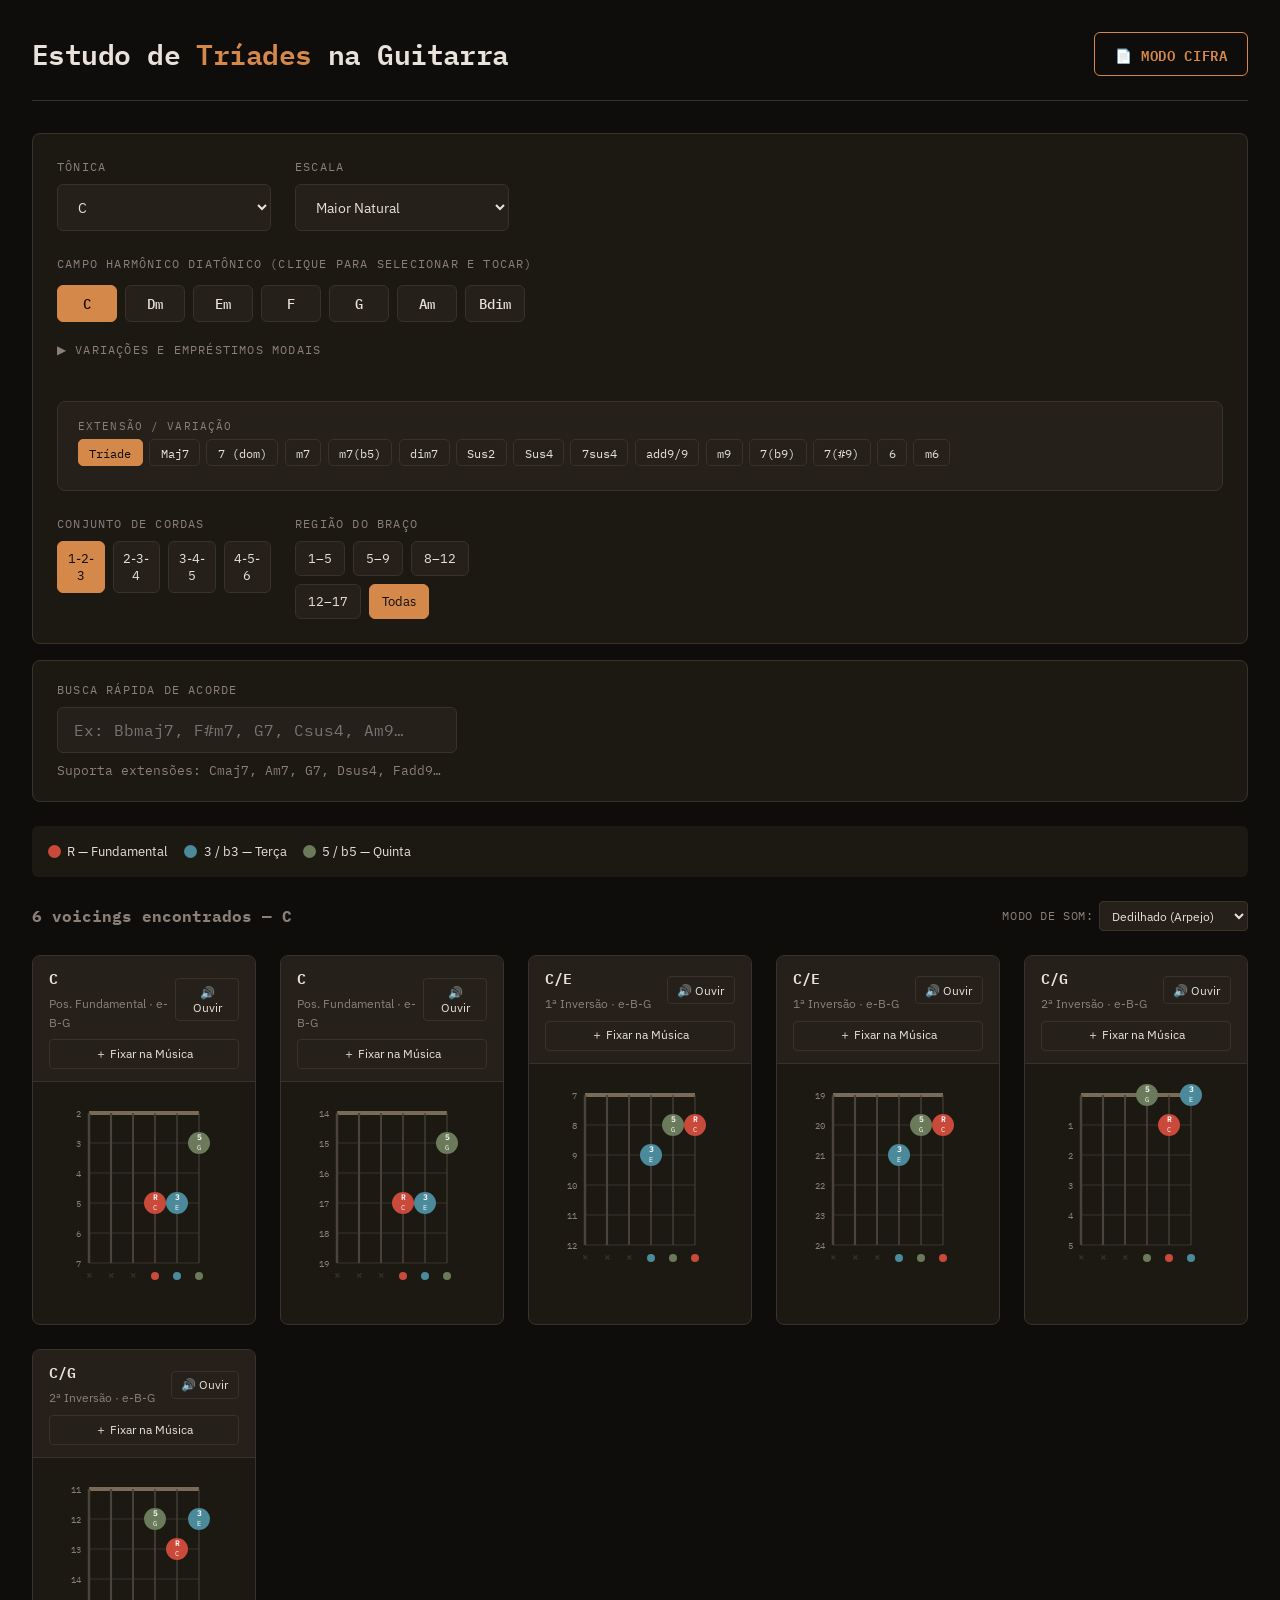
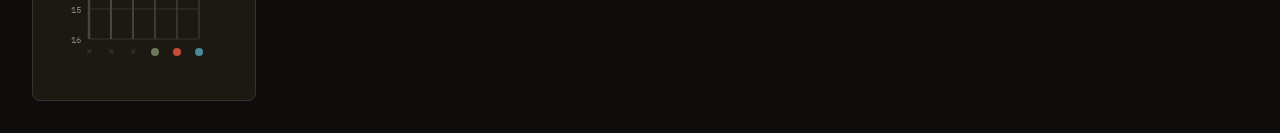
<file: index.html>
<!DOCTYPE html>
<html lang="pt-BR">
<head>
  <meta charset="UTF-8">
  <meta name="viewport" content="width=device-width, initial-scale=1.0">
  <title>Estudo de Tríades na Guitarra</title>
  <link rel="icon" href="data:image/svg+xml,<svg xmlns='http://www.w3.org/2000/svg' viewBox='0 0 100 100'><text y='.9em' font-size='90'>🎸</text></svg>">
  <link rel="preconnect" href="https://fonts.googleapis.com">
  <link rel="preconnect" href="https://fonts.gstatic.com" crossorigin>
  <link href="https://fonts.googleapis.com/css2?family=IBM+Plex+Mono:wght@400;500;600&family=IBM+Plex+Sans:wght@400;500;600&display=swap" rel="stylesheet">
  <style>
    :root {
      --bg: #0f0d0b;
      --surface: #1c1812;
      --surface-raised: #252019;
      --border: #3a322a;
      --text: #e8e2da;
      --text-muted: #8a8078;
      --accent: #d4894a;
      --accent-hover: #e89a5a;
      --root-note: #c94a3a;
      --third-note: #4a8a9a;
      --fifth-note: #6a7a5a;
      --seventh-note: #9a6a9a;
      --ninth-note: #4a7aaa;
      --sus-note: #8a8a4a;
      --modal-color: #7a5a9a;
      --string-line: #4a443a;
      --cifra-chord-color: #e89a5a;
    }
    * { margin: 0; padding: 0; box-sizing: border-box; }
    body { font-family: 'IBM Plex Sans', sans-serif; background: var(--bg); color: var(--text); min-height: 100vh; line-height: 1.5; }
    .app-container { max-width: 1400px; margin: 0 auto; padding: 2rem; }
    header { margin-bottom: 2rem; border-bottom: 1px solid var(--border); padding-bottom: 1.5rem; display: flex; justify-content: space-between; align-items: center; flex-wrap: wrap; gap: 1rem; }
    h1 { font-family: 'IBM Plex Mono', monospace; font-size: 1.75rem; font-weight: 600; letter-spacing: -0.02em; }
    h1 span { color: var(--accent); }
    .mode-toggle-btn { font-family: 'IBM Plex Mono', monospace; font-size: 0.85rem; font-weight: 600; text-transform: uppercase; letter-spacing: 0.05em; padding: 0.6rem 1.2rem; border: 1px solid var(--accent); background: transparent; color: var(--accent); border-radius: 6px; cursor: pointer; transition: all 0.2s ease; }
    .mode-toggle-btn:hover { background: var(--accent); color: var(--bg); }
    .view-section { display: none; }
    .view-section.active { display: block; }
    .controls-panel { display: grid; grid-template-columns: repeat(auto-fit, minmax(200px, 1fr)); gap: 1.5rem; margin-bottom: 1rem; background: var(--surface); padding: 1.5rem; border-radius: 8px; border: 1px solid var(--border); }
    .control-group { display: flex; flex-direction: column; gap: 0.5rem; }
    .control-group label { font-family: 'IBM Plex Mono', monospace; font-size: 0.75rem; text-transform: uppercase; letter-spacing: 0.1em; color: var(--text-muted); }
    select, button, input, textarea { font-family: 'IBM Plex Sans', sans-serif; font-size: 0.9rem; background: var(--surface-raised); border: 1px solid var(--border); border-radius: 6px; color: var(--text); transition: border-color 0.15s ease; }
    select, input, textarea { padding: 0.75rem 1rem; }
    button { padding: 0.75rem 1rem; cursor: pointer; }
    textarea { font-family: 'IBM Plex Mono', monospace; resize: vertical; min-height: 180px; }
    select:hover, button:hover, input:hover, textarea:hover { border-color: var(--accent); }
    select:focus, button:focus, input:focus, textarea:focus { outline: none; border-color: var(--accent); box-shadow: 0 0 0 2px rgba(212,137,74,0.2); }
    button.active { background: var(--accent); color: var(--bg); border-color: var(--accent); }
    .chord-section { grid-column: 1 / -1; display: flex; flex-direction: column; gap: 0.75rem; }
    .chord-buttons { display: flex; flex-wrap: wrap; gap: 0.5rem; }
    .chord-btn { min-width: 60px; font-family: 'IBM Plex Mono', monospace; font-weight: 500; padding: 0.5rem 0.75rem; }
    .chord-btn.selected { background: var(--accent); color: var(--bg); border-color: var(--accent); }
    .chord-btn.modal-btn { border-color: var(--modal-color); color: #c8a8e8; }
    .chord-btn.modal-btn:hover { background: rgba(122,90,154,0.15); }
    .chord-btn.modal-btn.selected { background: var(--modal-color); color: #fff; border-color: var(--modal-color); }

    /* Extension selector */
    .ext-panel { grid-column: 1/-1; display: flex; flex-direction: column; gap: 0.75rem; background: var(--surface-raised); border: 1px solid var(--border); border-radius: 8px; padding: 1rem 1.25rem; }
    .ext-group-label { font-family: 'IBM Plex Mono', monospace; font-size: 0.7rem; text-transform: uppercase; letter-spacing: 0.1em; color: var(--text-muted); margin-bottom: 0.25rem; }
    .ext-row { display: flex; flex-wrap: wrap; gap: 0.4rem; margin-bottom: 0.5rem; }
    .ext-btn { font-family: 'IBM Plex Mono', monospace; font-size: 0.78rem; padding: 0.3rem 0.65rem; min-width: 0; border-radius: 5px; }
    .ext-btn.active { background: var(--accent); color: var(--bg); border-color: var(--accent); }

    /* Voicing selector */
    .voicing-row { display: flex; flex-wrap: wrap; gap: 0.4rem; }
    .voicing-btn { font-family: 'IBM Plex Mono', monospace; font-size: 0.78rem; padding: 0.3rem 0.65rem; border-radius: 5px; }
    .voicing-btn.active { background: #4a7aaa; color: #fff; border-color: #4a7aaa; }

    .collapsible-header { display: flex; align-items: center; gap: 0.5rem; cursor: pointer; user-select: none; padding: 0.4rem 0; }
    .collapsible-header .toggle-arrow { font-family: 'IBM Plex Mono', monospace; font-size: 0.75rem; color: var(--text-muted); transition: transform 0.2s ease; display: inline-block; }
    .collapsible-header .toggle-arrow.open { transform: rotate(90deg); }
    .collapsible-header span { font-family: 'IBM Plex Mono', monospace; font-size: 0.75rem; text-transform: uppercase; letter-spacing: 0.1em; color: var(--text-muted); }
    .collapsible-body { overflow: hidden; max-height: 0; transition: max-height 0.25s ease; }
    .collapsible-body.open { max-height: 200px; }
    .modal-tag { font-size: 0.7rem; font-family: 'IBM Plex Mono', monospace; color: var(--modal-color); opacity: 0.8; margin-top: 0.25rem; }

    .search-section { margin-bottom: 1.5rem; background: var(--surface); border: 1px solid var(--border); border-radius: 8px; padding: 1.25rem 1.5rem; }
    .search-section label { display: block; font-family: 'IBM Plex Mono', monospace; font-size: 0.75rem; text-transform: uppercase; letter-spacing: 0.1em; color: var(--text-muted); margin-bottom: 0.5rem; }
    .search-wrapper { position: relative; max-width: 400px; }
    .search-input { width: 100%; padding: 0.75rem 2.5rem 0.75rem 1rem; font-family: 'IBM Plex Mono', monospace; font-size: 1rem; }
    .search-clear { position: absolute; right: 0.75rem; top: 50%; transform: translateY(-50%); background: none; border: none; color: var(--text-muted); cursor: pointer; font-size: 1rem; padding: 0; line-height: 1; display: none; }
    .search-clear:hover { color: var(--text); border: none; }
    .autocomplete-list { position: absolute; top: calc(100% + 4px); left: 0; right: 0; background: var(--surface-raised); border: 1px solid var(--border); border-radius: 6px; z-index: 100; max-height: 260px; overflow-y: auto; display: none; }
    .autocomplete-list.visible { display: block; }
    .autocomplete-item { padding: 0.6rem 1rem; cursor: pointer; font-family: 'IBM Plex Mono', monospace; font-size: 0.85rem; display: flex; justify-content: space-between; align-items: center; border-bottom: 1px solid var(--border); }
    .autocomplete-item:last-child { border-bottom: none; }
    .autocomplete-item:hover, .autocomplete-item.highlighted { background: rgba(212,137,74,0.1); color: var(--accent); }
    .autocomplete-item .tag { font-size: 0.7rem; color: var(--text-muted); }
    .search-hint { margin-top: 0.5rem; font-size: 0.8rem; color: var(--text-muted); font-family: 'IBM Plex Mono', monospace; }

    .string-group-selector { display: flex; gap: 0.5rem; }
    .string-group-btn { flex: 1; font-size: 0.8rem; padding: 0.5rem; }
    .region-selector { display: flex; flex-wrap: wrap; gap: 0.5rem; }
    .region-btn { font-size: 0.8rem; padding: 0.5rem 0.75rem; }

    .legend { display: flex; gap: 1rem; padding: 1rem; background: var(--surface); border-radius: 6px; margin-bottom: 1.5rem; flex-wrap: wrap; align-items: center; }
    .legend-item { display: flex; align-items: center; gap: 0.4rem; font-size: 0.82rem; }
    .legend-dot { width: 13px; height: 13px; border-radius: 50%; flex-shrink: 0; }
    .legend-dot.root { background: var(--root-note); }
    .legend-dot.third { background: var(--third-note); }
    .legend-dot.fifth { background: var(--fifth-note); }
    .legend-dot.seventh { background: var(--seventh-note); }
    .legend-dot.ninth { background: var(--ninth-note); }
    .legend-dot.sus { background: var(--sus-note); }
    .legend-ext { display: none; }
    .legend-ext.visible { display: flex; }

    .results-header { display: flex; justify-content: space-between; align-items: center; margin-bottom: 1.5rem; flex-wrap: wrap; gap: 1rem; }
    .results-header h2 { font-family: 'IBM Plex Mono', monospace; font-size: 1rem; color: var(--text-muted); }
    .results-source { font-size: 0.8rem; font-family: 'IBM Plex Mono', monospace; padding: 0.25rem 0.6rem; border-radius: 4px; border: 1px solid var(--modal-color); color: #c8a8e8; display: inline-block; }

    .triads-grid { display: grid; grid-template-columns: repeat(auto-fill, minmax(200px, 1fr)); gap: 1.5rem; }
    .triad-card { background: var(--surface); border: 1px solid var(--border); border-radius: 8px; overflow: hidden; transition: border-color 0.15s ease; }
    .triad-card:hover { border-color: var(--accent); }
    .triad-header { padding: 0.75rem 1rem; background: var(--surface-raised); border-bottom: 1px solid var(--border); display: flex; justify-content: space-between; align-items: center; }
    .triad-title { font-family: 'IBM Plex Mono', monospace; font-size: 0.95rem; font-weight: 600; margin-bottom: 0.2rem; }
    .triad-subtitle { font-size: 0.78rem; color: var(--text-muted); }
    .fretboard-container { padding: 1rem; display: flex; justify-content: center; }

    .empty-state { text-align: center; padding: 4rem 2rem; color: var(--text-muted); grid-column: 1/-1; }
    .empty-state p { font-size: 1rem; margin-bottom: 0.5rem; }
    .empty-state small { font-size: 0.85rem; }

    /* Cifra */
    .cifra-container { display: grid; grid-template-columns: 1fr 1fr; gap: 2rem; margin-top: 1.5rem; }
    @media (max-width: 900px) { .cifra-container { grid-template-columns: 1fr; } }
    .cifra-input-panel { background: var(--surface); border: 1px solid var(--border); border-radius: 8px; padding: 1.5rem; display: flex; flex-direction: column; gap: 1rem; }
    .cifra-output-panel { background: var(--surface); border: 1px solid var(--border); border-radius: 8px; padding: 1.5rem; display: flex; flex-direction: column; gap: 1.5rem; }
    .cifra-viewer { font-family: 'IBM Plex Mono', monospace; font-size: 0.9rem; white-space: pre; overflow-x: auto; background: var(--surface-raised); border: 1px solid var(--border); border-radius: 6px; padding: 1.25rem; color: var(--text); line-height: 1.7; max-height: 360px; overflow-y: auto; }
    .cifra-chord-link { color: var(--cifra-chord-color); font-weight: 600; cursor: pointer; padding: 0 2px; border-radius: 3px; transition: background 0.15s ease; }
    .cifra-chord-link:hover { background: rgba(232,154,90,0.2); }
    .cifra-chord-link.active { background: var(--accent); color: var(--bg); }
    .cifra-detected-chords { display: flex; flex-direction: column; gap: 0.5rem; }
    .cifra-detected-chords label { font-family: 'IBM Plex Mono', monospace; font-size: 0.75rem; text-transform: uppercase; letter-spacing: 0.1em; color: var(--text-muted); }
    .process-btn { background: var(--accent); color: var(--bg); border-color: var(--accent); font-weight: 600; }
    .process-btn:hover { background: var(--accent-hover); }

    /* Audio styles */
    .play-voicing-btn { padding: 0.35rem 0.6rem; font-size: 0.75rem; background: var(--surface-raised); border: 1px solid var(--border); border-radius: 4px; display: flex; align-items: center; gap: 0.25rem; color: var(--text); transition: all 0.15s ease; cursor: pointer; }
    .play-voicing-btn:hover { border-color: var(--accent); color: var(--accent); }

    @media (max-width: 768px) {
      .app-container { padding: 1rem; }
      .controls-panel { padding: 1rem; gap: 1rem; }
      .triads-grid { grid-template-columns: repeat(auto-fill, minmax(160px, 1fr)); gap: 1rem; }
    }
  </style>
</head>
<body>
<div class="app-container">
  <header>
    <h1>Estudo de <span>Tríades</span> na Guitarra</h1>
    <button class="mode-toggle-btn" id="mode-toggle">📄 Modo Cifra</button>
  </header>

  <!-- MODO ESTUDO -->
  <div id="estudo-view" class="view-section active">
    <div class="controls-panel">
      <div class="control-group">
        <label>Tônica</label>
        <select id="tonic-select">
          <option value="C">C</option><option value="C#">C# / Db</option><option value="D">D</option>
          <option value="D#">D# / Eb</option><option value="E">E</option><option value="F">F</option>
          <option value="F#">F# / Gb</option><option value="G">G</option><option value="G#">G# / Ab</option>
          <option value="A">A</option><option value="A#">A# / Bb</option><option value="B">B</option>
        </select>
      </div>
      <div class="control-group">
        <label>Escala</label>
        <select id="scale-select">
          <option value="major">Maior Natural</option>
          <option value="minor">Menor Natural</option>
        </select>
      </div>

      <div class="control-group chord-section" style="grid-column: 1 / -1;">
        <label>Campo Harmônico Diatônico (Clique para selecionar e tocar)</label>
        <div class="chord-buttons" id="chord-buttons"></div>
        <div class="collapsible-header" id="modal-toggle">
          <span class="toggle-arrow" id="modal-arrow">▶</span>
          <span>Variações e Empréstimos Modais</span>
        </div>
        <div class="collapsible-body" id="modal-body">
          <div class="chord-buttons" id="modal-buttons"></div>
          <div class="modal-tag" id="modal-tag"></div>
        </div>
      </div>

      <!-- Extension panel -->
      <div class="ext-panel" style="grid-column: 1 / -1;">
        <div style="display:flex;gap:2rem;flex-wrap:wrap;">
          <div>
            <div class="ext-group-label">Extensão / Variação</div>
            <div class="ext-row" id="ext-buttons">
              <button class="ext-btn active" data-ext="triad">Tríade</button>
              <button class="ext-btn" data-ext="maj7">Maj7</button>
              <button class="ext-btn" data-ext="7">7 (dom)</button>
              <button class="ext-btn" data-ext="m7">m7</button>
              <button class="ext-btn" data-ext="m7b5">m7(b5)</button>
              <button class="ext-btn" data-ext="dim7">dim7</button>
              <button class="ext-btn" data-ext="sus2">Sus2</button>
              <button class="ext-btn" data-ext="sus4">Sus4</button>
              <button class="ext-btn" data-ext="7sus4">7sus4</button>
              <button class="ext-btn" data-ext="add9">add9/9</button>
              <button class="ext-btn" data-ext="m9">m9</button>
              <button class="ext-btn" data-ext="7b9">7(b9)</button>
              <button class="ext-btn" data-ext="7s9">7(#9)</button>
              <button class="ext-btn" data-ext="6">6</button>
              <button class="ext-btn" data-ext="m6">m6</button>
            </div>
          </div>
          <div id="voicing-panel" style="display:none;">
            <div class="ext-group-label">Voicing (3 cordas)</div>
            <div class="voicing-row" id="voicing-buttons">
              <button class="voicing-btn active" data-voicing="R35">R-3-5</button>
              <button class="voicing-btn" data-voicing="R37">R-3-7</button>
              <button class="voicing-btn" data-voicing="R57">R-5-7</button>
              <button class="voicing-btn" data-voicing="357">3-5-7</button>
            </div>
          </div>
        </div>
      </div>

      <div class="control-group">
        <label>Conjunto de Cordas</label>
        <div class="string-group-container string-group-selector-estudo"></div>
      </div>
      <div class="control-group">
        <label>Região do Braço</label>
        <div class="region-container region-selector-estudo"></div>
      </div>
    </div>

    <div class="search-section">
      <label for="chord-search">Busca Rápida de Acorde</label>
      <div class="search-wrapper">
        <input type="text" id="chord-search" class="search-input" placeholder="Ex: Bbmaj7, F#m7, G7, Csus4, Am9…" autocomplete="off" spellcheck="false">
        <button class="search-clear" id="search-clear" title="Limpar">✕</button>
        <div class="autocomplete-list" id="autocomplete-list"></div>
      </div>
      <div class="search-hint" id="search-hint">Suporta extensões: Cmaj7, Am7, G7, Dsus4, Fadd9…</div>
    </div>
  </div>

  <!-- MODO CIFRA -->
  <div id="cifra-view" class="view-section">
    <div class="cifra-container">
      <div class="cifra-input-panel">
        <div id="cifra-song-info" style="display:none;background:var(--surface-raised);border:1px solid var(--border);border-radius:6px;padding:0.75rem 1rem;margin-bottom:0.25rem;">
          <div id="cifra-song-title" style="font-family:'IBM Plex Mono',monospace;font-weight:600;font-size:1rem;color:var(--text);"></div>
          <div id="cifra-song-artist" style="font-size:0.82rem;color:var(--text-muted);margin-top:0.1rem;"></div>
          <div id="cifra-song-key" style="font-size:0.78rem;color:var(--accent);font-family:'IBM Plex Mono',monospace;margin-top:0.25rem;"></div>
        </div>

        <div class="control-group">
          <label for="cifra-url-input">Link da cifra (Cifra Club, etc.)</label>
          <div style="display:flex;gap:0.5rem;flex-wrap:wrap;">
            <input type="url" id="cifra-url-input" style="flex:1;min-width:180px;" placeholder="https://www.cifraclub.com.br/artista/musica/">
            <button class="process-btn" id="cifra-url-btn" style="white-space:nowrap;flex-shrink:0;">📥 Carregar</button>
          </div>
          <div id="cifra-loader" style="display:none;font-size:0.8rem;color:var(--accent);font-family:'IBM Plex Mono',monospace;margin-top:0.25rem;">⟳ Carregando cifra…</div>
          <div id="cifra-error" style="display:none;font-size:0.8rem;color:var(--root-note);font-family:'IBM Plex Mono',monospace;margin-top:0.25rem;"></div>
        </div>

        <div class="collapsible-header" id="cifra-manual-toggle" style="padding:0.35rem 0;">
          <span class="toggle-arrow" id="cifra-manual-arrow">▶</span>
          <span>Ou colar texto manualmente</span>
        </div>
        <div class="collapsible-body" id="cifra-manual-body">
          <div class="control-group" style="margin-top:0.5rem;gap:0.5rem;">
            <textarea id="cifra-textarea" placeholder="Cole aqui a cifra com acordes e letra...

Tom: G

G        Em       C        D
Tudo que a gente sonhou
Am7      D7       G
Agora se realizou"></textarea>
            <button class="process-btn" id="cifra-process-btn">Processar Texto</button>
          </div>
        </div>

        <div class="cifra-detected-chords">
          <label>Acordes Identificados (Dê duplo clique para ouvir)</label>
          <div class="chord-buttons" id="cifra-detected-buttons">
            <div style="font-size:0.85rem;color:var(--text-muted)">Nenhum acorde processado ainda</div>
          </div>
        </div>
      </div>
      <div class="cifra-output-panel">
        <div class="control-group">
          <label>Cifra Interativa (Clique nos acordes)</label>
          <div class="cifra-viewer" id="cifra-output-viewer">Cole uma cifra ao lado e clique em Processar.</div>
        </div>
        <div class="controls-panel" style="grid-template-columns:1fr 1fr;margin-bottom:0;padding:1rem;">
          <div class="control-group">
            <label>Conjunto de Cordas</label>
            <div class="string-group-container string-group-selector-cifra"></div>
          </div>
          <div class="control-group">
            <label>Região do Braço</label>
            <div class="region-container region-selector-cifra"></div>
          </div>
        </div>
      </div>
    </div>
  </div>

  <!-- RESULTS (shared) -->
  <div class="results-container" style="margin-top:1.5rem;">
    
    <!-- SEÇÃO DE VOICINGS SELECIONADOS (ROTEIRO) -->
    <div class="selected-voicings-section" id="selected-voicings-section" style="display:none; margin-bottom: 2rem; background: var(--surface); border: 1px dashed var(--accent); border-radius: 8px; padding: 1.5rem;">
      <h3 style="font-family:'IBM Plex Mono',monospace; font-size:1rem; color:var(--accent); margin-bottom:1rem; display:flex; justify-content:space-between; align-items:center;">
        <span>📋 Voicings Selecionados para a Música</span>
        <button onclick="clearSelectedVoicings()" style="padding:0.25rem 0.5rem; font-size:0.75rem; background:var(--surface-raised); border:1px solid var(--border); border-radius:4px; color:var(--text-muted); cursor:pointer;">Limpar Todos</button>
      </h3>
      <div class="triads-grid" id="selected-voicings-grid"></div>
    </div>

    <div class="legend" id="legend">
      <div class="legend-item"><div class="legend-dot root"></div><span>R — Fundamental</span></div>
      <div class="legend-item"><div class="legend-dot third"></div><span>3 / b3 — Terça</span></div>
      <div class="legend-item"><div class="legend-dot fifth"></div><span>5 / b5 — Quinta</span></div>
      <div class="legend-item legend-ext" id="leg-7"><div class="legend-dot seventh"></div><span id="leg-7-label">7 — Sétima</span></div>
      <div class="legend-item legend-ext" id="leg-9"><div class="legend-dot ninth"></div><span id="leg-9-label">9 — Nona</span></div>
      <div class="legend-item legend-ext" id="leg-sus"><div class="legend-dot sus"></div><span id="leg-sus-label">Sus</span></div>
    </div>
    <div class="results-header">
      <h2 id="results-title">Selecione um acorde para ver os voicings</h2>
      <div style="display:flex;align-items:center;gap:0.75rem;flex-wrap:wrap;">
        <div style="display:flex;align-items:center;gap:0.35rem;">
          <label for="play-mode-select" style="font-family:'IBM Plex Mono',monospace;font-size:0.72rem;color:var(--text-muted);text-transform:uppercase;letter-spacing:0.05em;">Modo de Som:</label>
          <select id="play-mode-select" style="padding:0.3rem 0.5rem;font-size:0.78rem;background:var(--surface-raised);border:1px solid var(--border);border-radius:4px;cursor:pointer;">
            <option value="strum">Dedilhado (Arpejo)</option>
            <option value="chord">Simultâneo (Acorde)</option>
          </select>
        </div>
        <span class="results-source" id="results-source" style="display:none;"></span>
      </div>
    </div>
    <div class="triads-grid" id="triads-grid">
      <div class="empty-state"><p>Selecione um acorde ou faça uma busca rápida</p><small>Os diagramas aparecerão aqui</small></div>
    </div>
  </div>
</div>

<script>
// ─── Constants ────────────────────────────────────────────────────────────────
const NOTE_NAMES = ['C','C#','D','D#','E','F','F#','G','G#','A','A#','B'];
const FLAT_NAMES = ['C','Db','D','Eb','E','F','Gb','G','Ab','A','Bb','B'];
const STRING_TUNING = [4, 9, 2, 7, 11, 4]; // Corda 6→1: E A D G B E
const STRING_MIDI_BASE = [40, 45, 50, 55, 59, 64]; // Midi values for open strings 6->1
const STRING_LABELS = { 0:'E', 1:'A', 2:'D', 3:'G', 4:'B', 5:'e' };

const SCALE_INTERVALS = { major: [0,2,4,5,7,9,11], minor: [0,2,3,5,7,8,10] };
const DIATONIC_SYMBOLS = { major: ['','m','m','','','m','dim'], minor: ['m','dim','','m','m','',''] };
const DIATONIC_DEGREES = { major: ['I','ii','iii','IV','V','vi','vii°'], minor: ['i','ii°','III','iv','v','VI','VII'] };
const FLAT_TO_SHARP = { 'Db':'C#','Eb':'D#','Gb':'F#','Ab':'G#','Bb':'A#' };

// Extension definitions: each has intervals [R, X, Y] and metadata
const EXT_DEFS = {
  triad:  { label:'Tríade',         notes: (r,q) => triadeNotes(r,q),        useExt: false },
  maj7:   { label:'Maj7',           notes: (r,q) => maj7Notes(r,q),           useExt: true, extLabel:'7M', extColor:'#9a6a9a' },
  '7':    { label:'7 (dominante)',  notes: (r,q) => dom7Notes(r,q),           useExt: true, extLabel:'b7', extColor:'#9a6a9a' },
  m7:     { label:'m7',             notes: (r,q) => m7Notes(r,q),             useExt: true, extLabel:'b7', extColor:'#9a6a9a' },
  m7b5:   { label:'m7(b5)',         notes: (r,q) => m7b5Notes(r,q),           useExt: true, extLabel:'b7', extColor:'#9a6a9a' },
  dim7:   { label:'dim7',           notes: (r,q) => dim7Notes(r,q),           useExt: true, extLabel:'bb7', extColor:'#9a6a9a' },
  sus2:   { label:'Sus2',           notes: (r,q) => sus2Notes(r,q),           useExt: false, susLabel:'2' },
  sus4:   { label:'Sus4',           notes: (r,q) => sus4Notes(r,q),           useExt: false, susLabel:'4' },
  '7sus4':{ label:'7sus4',          notes: (r,q) => domSus4Notes(r,q),        useExt: true,  extLabel:'b7', extColor:'#9a6a9a', susLabel:'4' },
  add9:   { label:'add9 / 9',       notes: (r,q) => add9Notes(r,q),           useExt: true, nineLabel:'9', extColor:'#4a7aaa' },
  m9:     { label:'m9',             notes: (r,q) => m9Notes(r,q),             useExt: true, nineLabel:'9', extColor:'#4a7aaa', extLabel:'b7' },
  '7b9':  { label:'7(b9)',          notes: (r,q) => dom7b9Notes(r,q),         useExt: true, extLabel:'b7', extColor:'#9a6a9a', nineLabel:'b9', nineColor:'#4a7aaa' },
  '7s9':  { label:'7(#9)',          notes: (r,q) => dom7s9Notes(r,q),         useExt: true, extLabel:'b7', extColor:'#9a6a9a', nineLabel:'#9', nineColor:'#4a7aaa' },
  '6':    { label:'6',              notes: (r,q) => sixNotes(r,q),            useExt: true, sixLabel:'6', extColor:'#8a8a4a' },
  m6:     { label:'m6',             notes: (r,q) => m6Notes(r,q),             useExt: true, sixLabel:'6', extColor:'#8a8a4a' },
};

// ─── Note pool builders ───────────────────────────────────────────────────────
function n(sem, func, useFlat=false) { return { sem: ((sem%12)+12)%12, func, useFlat }; }

function triadeNotes(root, quality) {
  if (quality==='m')   return [n(root,'R'), n(root+3,'b3',true), n(root+7,'5')];
  if (quality==='dim') return [n(root,'R'), n(root+3,'b3',true), n(root+6,'b5',true)];
  return [n(root,'R'), n(root+4,'3'), n(root+7,'5')];
}
function maj7Notes(root, quality) {
  const base = triadeNotes(root, quality);
  base.push(n(root+11,'7M'));
  return base;
}
function dom7Notes(root, quality) {
  const base = triadeNotes(root, quality);
  base.push(n(root+10,'b7',true));
  return base;
}
function m7Notes(root, quality) {
  return [n(root,'R'), n(root+3,'b3',true), n(root+7,'5'), n(root+10,'b7',true)];
}
function m7b5Notes(root, quality) {
  return [n(root,'R'), n(root+3,'b3',true), n(root+6,'b5',true), n(root+10,'b7',true)];
}
function dim7Notes(root, quality) {
  return [n(root,'R'), n(root+3,'b3',true), n(root+6,'b5',true), n(root+9,'bb7',true)];
}
function sus2Notes(root, quality) {
  return [n(root,'R'), n(root+2,'2'), n(root+7,'5')];
}
function sus4Notes(root, quality) {
  return [n(root,'R'), n(root+5,'4'), n(root+7,'5')];
}
function domSus4Notes(root, quality) {
  return [n(root,'R'), n(root+5,'4'), n(root+7,'5'), n(root+10,'b7',true)];
}
function add9Notes(root, quality) {
  const base = triadeNotes(root, quality);
  base.push(n(root+2,'9'));
  return base;
}
function m9Notes(root, quality) {
  return [n(root,'R'), n(root+3,'b3',true), n(root+7,'5'), n(root+10,'b7',true), n(root+2,'9')];
}
function dom7b9Notes(root, quality) {
  return [n(root,'R'), n(root+4,'3'), n(root+7,'5'), n(root+10,'b7',true), n(root+1,'b9',true)];
}
function dom7s9Notes(root, quality) {
  return [n(root,'R'), n(root+4,'3'), n(root+7,'5'), n(root+10,'b7',true), n(root+3,'#9')];
}
function sixNotes(root, quality) {
  const base = triadeNotes(root, quality);
  base.push(n(root+9,'6'));
  return base;
}
function m6Notes(root, quality) {
  return [n(root,'R'), n(root+3,'b3',true), n(root+7,'5'), n(root+9,'6')];
}

// ─── Note color map ───────────────────────────────────────────────────────────
function noteColor(func) {
  if (func==='R') return '#c94a3a';
  if (func==='3'||func==='b3') return '#4a8a9a';
  if (func==='5'||func==='b5') return '#6a7a5a';
  if (func==='7M'||func==='b7'||func==='bb7') return '#9a6a9a';
  if (func==='9'||func==='b9'||func==='#9') return '#4a7aaa';
  if (func==='2'||func==='4'||func==='6') return '#8a8a4a';
  return '#8a8078';
}

// ─── Voicing selector ─────────────────────────────────────────────────────────
const VOICING_DEFS = {
  R35:  { label:'R-3-5',  pick: pool => pickByFuncs(pool, ['R','3','b3','5','b5']) },
  R37:  { label:'R-3-7',  pick: pool => pickByFuncs(pool, ['R','3','b3','7M','b7','bb7']) },
  R57:  { label:'R-5-7',  pick: pool => pickByFuncs(pool, ['R','5','b5','7M','b7','bb7']) },
  '357':{ label:'3-5-7',  pick: pool => pickByFuncs(pool, ['3','b3','5','b5','7M','b7','bb7']) },
};

function pickByFuncs(pool, funcs) {
  const out = [];
  for (const f of funcs) {
    const match = pool.find(p => p.func === f);
    if (match && !out.find(o => o.func === match.func)) out.push(match);
    if (out.length === 3) break;
  }
  return out.length === 3 ? out : null;
}

// ─── AUDIO ENGINE (Web Audio API Guitar Synthesizer) ───────────────────────────
let audioCtx = null;

function getAudioContext() {
  if (!audioCtx) {
    audioCtx = new (window.AudioContext || window.webkitAudioContext)();
  }
  if (audioCtx.state === 'suspended') {
    audioCtx.resume();
  }
  return audioCtx;
}

function playGuitarSynthNote(midiNote, delay = 0, duration = 1.3) {
  const ctx = getAudioContext();
  const now = ctx.currentTime + delay;
  const freq = 440 * Math.pow(2, (midiNote - 69) / 12);

  // Nodes
  const osc1 = ctx.createOscillator();
  const osc2 = ctx.createOscillator();
  const gainNode = ctx.createGain();
  const filterNode = ctx.createBiquadFilter();

  // Route
  osc1.connect(filterNode);
  osc2.connect(filterNode);
  filterNode.connect(gainNode);
  gainNode.connect(ctx.destination);

  // Waveforms (triangle for resonance/body, sawtooth for string buzz)
  osc1.type = 'triangle';
  osc2.type = 'sawtooth';

  osc1.frequency.value = freq;
  // Detune slightly for chorus/realism
  osc2.frequency.value = freq + 0.8;

  // Modulate volume balance between oscs
  const gainOsc1 = ctx.createGain();
  const gainOsc2 = ctx.createGain();
  gainOsc1.gain.value = 0.8;
  gainOsc2.gain.value = 0.15; // Sawtooth should be subtle

  osc1.disconnect(filterNode);
  osc2.disconnect(filterNode);
  osc1.connect(gainOsc1);
  osc2.connect(gainOsc2);
  gainOsc1.connect(filterNode);
  gainOsc2.connect(filterNode);

  // Warm tone lowpass filter
  filterNode.type = 'lowpass';
  filterNode.frequency.setValueAtTime(freq * 5, now);
  filterNode.frequency.exponentialRampToValueAtTime(freq * 1.5, now + 0.3);

  // Gain ADSR pluck envelope
  gainNode.gain.setValueAtTime(0, now);
  gainNode.gain.linearRampToValueAtTime(0.35, now + 0.006); // Attack
  gainNode.gain.exponentialRampToValueAtTime(0.09, now + 0.28); // Decay
  gainNode.gain.exponentialRampToValueAtTime(0.0001, now + duration); // Sustain/Release

  osc1.start(now);
  osc2.start(now);
  osc1.stop(now + duration);
  osc2.stop(now + duration);
}

function playSingleGuitarNote(stringIndex, fret) {
  const midiNote = STRING_MIDI_BASE[stringIndex] + fret;
  playGuitarSynthNote(midiNote, 0, 1.2);
}

function playChordVoicing(notes) {
  const playMode = document.getElementById('play-mode-select').value;
  // Sort from thickest string index to thinnest (index 0 is Corda 6 E, index 5 is Corda 1 e)
  const sortedNotes = [...notes].sort((a, b) => a.string - b.string);

  sortedNotes.forEach((note, idx) => {
    const midiNote = STRING_MIDI_BASE[note.string] + note.fret;
    const delay = playMode === 'strum' ? idx * 0.045 : 0; // ~45ms strumming interval
    playGuitarSynthNote(midiNote, delay, 1.4);
  });
}

function playChordDirect(chord) {
  if (!chord) return;
  const playMode = document.getElementById('play-mode-select').value;
  
  // Synthesize chord intervals in standard voicing register
  let baseRootMidi = 48; // C3
  if (chord.root >= 8) baseRootMidi = 45; // A2 for Ab/A/Bb/B to sound warmer

  // Map intervals: e.g. triad is [0, 3, 7] or [0, 4, 7]
  const intervals = chord.intervals || [0, 4, 7];
  
  intervals.forEach((interval, idx) => {
    const midi = baseRootMidi + interval;
    const delay = playMode === 'strum' ? idx * 0.045 : 0;
    playGuitarSynthNote(midi, delay, 1.4);
  });
}

// ─── State ────────────────────────────────────────────────────────────────────
let state = {
  activeView: 'estudo',
  tonic: 'C',
  scale: 'major',
  selectedChord: null,
  selectedSource: null,
  extension: 'triad',
  voicing: 'R35',
  stringGroup: [5, 4, 3],
  activeRegions: [{ start: 0, end: 24 }], // Array of {start, end}
  currentPositions: [],
  selectedVoicings: [],
};

// ─── Theory helpers ───────────────────────────────────────────────────────────
function noteToIndex(note) {
  let i = NOTE_NAMES.indexOf(note);
  if (i===-1) i = FLAT_NAMES.indexOf(note);
  return i;
}
function indexToNote(idx, useFlat=false) {
  return (useFlat ? FLAT_NAMES : NOTE_NAMES)[((idx%12)+12)%12];
}

function chordFromRootAndQuality(root, quality) {
  const extDef = EXT_DEFS[state.extension] || EXT_DEFS.triad;
  const intervals = extDef.notes(root, quality).map(n => n.sem >= root ? n.sem - root : n.sem + 12 - root);
  return { root, quality, fullName: indexToNote(root) + quality, originalLabel: null, intervals };
}

function getHarmonicField(tonic, scale) {
  const ri = noteToIndex(tonic);
  return SCALE_INTERVALS[scale].map((intv, i) => {
    const r = (ri + intv) % 12;
    const q = DIATONIC_SYMBOLS[scale][i];
    const baseIntervals = q === 'dim' ? [0, 3, 6] : q === 'm' ? [0, 3, 7] : [0, 4, 7];
    return { root: r, quality: q, fullName: indexToNote(r)+q, degree: DIATONIC_DEGREES[scale][i], intervals: baseIntervals };
  });
}

function getModalBorrowings(tonic, scale) {
  const r = noteToIndex(tonic);
  const items = scale === 'major' ? [
    { root:(r+5)%12, q:'m',  tag:'iv (Dórico/Menor)', intervals:[0,3,7] },
    { root:(r+8)%12, q:'',   tag:'bVI (Eólio)', intervals:[0,4,7] },
    { root:(r+10)%12,q:'',   tag:'bVII (Mixolídio)', intervals:[0,4,7] },
    { root:(r+2)%12, q:'',   tag:'II (V/V)', intervals:[0,4,7] },
    { root:(r+4)%12, q:'',   tag:'III (V/vi)', intervals:[0,4,7] },
    { root:(r+8)%12, q:'dim',tag:'#Vdim (passagem)', intervals:[0,3,6] },
  ] : [
    { root:(r+5)%12, q:'',   tag:'IV (Dórico)', intervals:[0,4,7] },
    { root:(r+7)%12, q:'',   tag:'V (Harmônico)', intervals:[0,4,7] },
    { root:(r+1)%12, q:'',   tag:'bII (Napolitano)', intervals:[0,4,7] },
    { root:r,        q:'',   tag:'I Maior (Picarda)', intervals:[0,4,7] },
    { root:(r+11)%12,q:'dim',tag:'VIIdim (passagem)', intervals:[0,3,6] },
  ];
  const dSet = new Set(getHarmonicField(tonic, scale).map(c=>c.fullName));
  return items
    .map(it => ({ chord: { root: it.root, quality: it.q, fullName: indexToNote(it.root)+it.q, intervals: it.intervals }, tag: it.tag }))
    .filter(it => !dSet.has(it.chord.fullName));
}

// ─── Build full note pool for current extension ────────────────────────────────
function buildNotePool(chord) {
  const def = EXT_DEFS[state.extension] || EXT_DEFS.triad;
  return def.notes(chord.root, chord.quality);
}

// ─── Guitar engine ────────────────────────────────────────────────────────────
function getNoteAtFret(stringIndex, fret) {
  return (STRING_TUNING[stringIndex] + fret) % 12;
}

function findVoicingPositions(chord) {
  const fullPool = buildNotePool(chord);
  const def = EXT_DEFS[state.extension];
  const [s1, s2, s3] = state.stringGroup;

  let voicingPool;
  if (state.extension === 'triad' || !def.useExt && !def.susLabel && !def.sixLabel) {
    voicingPool = fullPool.slice(0, 3);
  } else {
    const vdef = VOICING_DEFS[state.voicing] || VOICING_DEFS.R35;
    voicingPool = vdef.pick(fullPool) || fullPool.slice(0, 3);
  }

  const positions = [];
  const noteValues = voicingPool.map(p => p.sem);

  // Search in all active regions
  for (const reg of state.activeRegions) {
    const rStart = reg.start;
    const rEnd = reg.end;

    for (let inv = 0; inv < 3; inv++) {
      const bassIdx = inv % voicingPool.length;
      const midIdx  = (inv+1) % voicingPool.length;
      const topIdx  = (inv+2) % voicingPool.length;

      const bassNote = noteValues[bassIdx];
      const midNote  = noteValues[midIdx];
      const topNote  = noteValues[topIdx];

      for (let f3 = rStart; f3 <= rEnd; f3++) {
        if (getNoteAtFret(s3, f3) !== bassNote) continue;
        const f2mn = Math.max(0, f3-4), f2mx = Math.min(rEnd, f3+4);
        for (let f2 = f2mn; f2 <= f2mx; f2++) {
          if (getNoteAtFret(s2, f2) !== midNote) continue;
          const f1mn = Math.max(0, f2-4), f1mx = Math.min(rEnd, f2+4);
          for (let f1 = f1mn; f1 <= f1mx; f1++) {
            if (getNoteAtFret(s1, f1) !== topNote) continue;
            const hi = Math.max(f1,f2,f3), lo = Math.min(f1,f2,f3);
            if (hi-lo > 4) continue;
            const displayStart = Math.max(0, lo-1);
            
            // Prevent duplicates from overlapping regions
            const dup = positions.some(p => 
              p.inversion === inv && 
              p.frets[0] === f1 && 
              p.frets[1] === f2 && 
              p.frets[2] === f3
            );
            if (dup) continue;

            positions.push({
              inversion: inv,
              inversionName: ['Pos. Fundamental','1ª Inversão','2ª Inversão'][inv],
              strings: state.stringGroup,
              frets: [f1,f2,f3],
              notes: [
                { string:s1, fret:f1, ...voicingPool[topIdx] },
                { string:s2, fret:f2, ...voicingPool[midIdx] },
                { string:s3, fret:f3, ...voicingPool[bassIdx] },
              ],
              displayStart,
            });
          }
        }
      }
    }
  }

  return positions.sort((a,b) => {
    if (a.inversion !== b.inversion) return a.inversion - b.inversion;
    return Math.min(...a.frets) - Math.min(...b.frets);
  });
}

// ─── SVG rendering ────────────────────────────────────────────────────────────
function renderFretboardSVG(position) {
  const W=170, H=210, sx=30, sy=15, ss=22, fs=30, nf=5;
  const tw=ss*5, th=fs*nf;
  let svg = `<svg width="${W}" height="${H}" viewBox="0 0 ${W} ${H}" xmlns="http://www.w3.org/2000/svg">`;

  for (let f=0; f<=nf; f++) {
    const y=sy+f*fs;
    svg += `<line x1="${sx}" y1="${y}" x2="${sx+tw}" y2="${y}" stroke="${f===0?'#7a6a58':'#2e2a26'}" stroke-width="${f===0?4:1.5}"/>`;
  }
  for (let s=0; s<6; s++) {
    const x=sx+s*ss;
    svg += `<line x1="${x}" y1="${sy}" x2="${x}" y2="${sy+th}" stroke="#4a443a" stroke-width="${1+(5-s)*0.3}"/>`;
  }
  for (let i=0; i<=nf; i++) {
    const fn=position.displayStart+i;
    if (fn>0&&fn<=24) svg += `<text x="${sx-8}" y="${sy+i*fs+4}" font-family="IBM Plex Mono" font-size="9" fill="#8a8078" text-anchor="end">${fn}</text>`;
  }

  // Interactivity directly on individual note circles
  for (const note of position.notes) {
    const cx=sx+note.string*ss;
    const cy=sy+(note.fret-position.displayStart)*fs;
    const col = noteColor(note.func);
    const noteName = indexToNote(note.sem, note.useFlat);
    
    svg += `<g style="cursor: pointer;" onclick="playSingleGuitarNote(${note.string}, ${note.fret})">`;
    svg += `<circle cx="${cx}" cy="${cy}" r="11" fill="${col}"/>`;
    svg += `<text x="${cx}" y="${cy-3}" font-family="IBM Plex Mono" font-size="8" font-weight="600" fill="#fff" text-anchor="middle">${note.func}</text>`;
    svg += `<text x="${cx}" y="${cy+7}" font-family="IBM Plex Mono" font-size="7" fill="#fff" text-anchor="middle">${noteName}</text>`;
    svg += `</g>`;
  }

  const iy=sy+th+16;
  for (let s=0; s<6; s++) {
    const cx=sx+s*ss;
    const pn=position.notes.find(n=>n.string===s);
    if (pn) {
      svg += `<circle cx="${cx}" cy="${iy-3}" r="4" fill="${noteColor(pn.func)}"/>`;
    } else {
      svg += `<text x="${cx}" y="${iy}" font-family="IBM Plex Mono" font-size="11" font-weight="600" fill="#3a322a" text-anchor="middle">×</text>`;
    }
  }
  svg += '</svg>';
  return svg;
}

function renderVoicingCard(position, index) {
  const chord = state.selectedChord;
  const extDef = EXT_DEFS[state.extension];
  const bassNote = position.notes[position.notes.length-1];
  const bassName = indexToNote(bassNote.sem, bassNote.useFlat);
  const rootName = indexToNote(chord.root);

  let title = rootName + chord.quality;
  if (state.extension !== 'triad') title += extDef.label.replace('Tríade','').trim();
  if (bassNote.func !== 'R') title += `/${bassName}`;

  const voicingLabel = (state.extension !== 'triad')
    ? (VOICING_DEFS[state.voicing]?.label || 'R-3-5')
    : '';

  const strNames = position.strings.map(s => STRING_LABELS[s]).join('-');
  const subtitle = [position.inversionName, voicingLabel, strNames].filter(Boolean).join(' · ');

  // Check if this position is already selected in the song route
  const isSelected = state.selectedVoicings && state.selectedVoicings.some(v => 
    v.chordName === title && 
    v.inversionName === position.inversionName && 
    v.frets.join(',') === position.frets.join(',')
  );

  const selectBtnText = isSelected ? '✓ Selecionado' : '＋ Fixar na Música';
  const selectBtnStyle = isSelected ? 'background: var(--accent); color: var(--bg); border-color: var(--accent);' : '';

  return `<div class="triad-card" style="${isSelected ? 'border-color: var(--accent);' : ''}">
    <div class="triad-header" style="display:flex; flex-direction:column; gap:0.5rem; width:100%;">
      <div style="display:flex; justify-content:space-between; align-items:center; width:100%;">
        <div>
          <div class="triad-title">${title}</div>
          <div class="triad-subtitle">${subtitle}</div>
        </div>
        <button class="play-voicing-btn" onclick="playChordVoicingIndex(${index})" title="Ouvir este shape">
          🔊 Ouvir
        </button>
      </div>
      <button class="play-voicing-btn" style="width:100%; justify-content:center; ${selectBtnStyle}" onclick="toggleSelectVoicingIndex(${index})">
        ${selectBtnText}
      </button>
    </div>
    <div class="fretboard-container">${renderFretboardSVG(position)}</div>
  </div>`;
}

function playChordVoicingIndex(index) {
  const pos = state.currentPositions && state.currentPositions[index];
  if (pos) {
    playChordVoicing(pos.notes);
  }
}

function toggleSelectVoicingIndex(index) {
  const pos = state.currentPositions && state.currentPositions[index];
  if (!pos) return;

  const chord = state.selectedChord;
  const extDef = EXT_DEFS[state.extension];
  const bassNote = pos.notes[pos.notes.length-1];
  const bassName = indexToNote(bassNote.sem, bassNote.useFlat);
  const rootName = indexToNote(chord.root);

  let title = rootName + chord.quality;
  if (state.extension !== 'triad') title += extDef.label.replace('Tríade','').trim();
  if (bassNote.func !== 'R') title += `/${bassName}`;

  const voicingLabel = (state.extension !== 'triad')
    ? (VOICING_DEFS[state.voicing]?.label || 'R-3-5')
    : '';

  const strNames = pos.strings.map(s => STRING_LABELS[s]).join('-');
  const subtitle = [pos.inversionName, voicingLabel, strNames].filter(Boolean).join(' · ');

  const existingIdx = state.selectedVoicings.findIndex(v => 
    v.chordName === title && 
    v.inversionName === pos.inversionName && 
    v.frets.join(',') === pos.frets.join(',')
  );

  if (existingIdx !== -1) {
    state.selectedVoicings.splice(existingIdx, 1);
  } else {
    state.selectedVoicings.push({
      ...pos,
      chordName: title,
      subtitle: subtitle
    });
  }

  renderSelectedVoicings();
  renderTriads();
}

function removeSelectedVoicing(idx) {
  state.selectedVoicings.splice(idx, 1);
  renderSelectedVoicings();
  renderTriads();
}

function clearSelectedVoicings() {
  state.selectedVoicings = [];
  renderSelectedVoicings();
  renderTriads();
}

function playSelectedVoicing(idx) {
  const pos = state.selectedVoicings[idx];
  if (pos) {
    playChordVoicing(pos.notes);
  }
}

function renderSelectedVoicings() {
  const container = document.getElementById('selected-voicings-grid');
  const section = document.getElementById('selected-voicings-section');
  
  if (!state.selectedVoicings || state.selectedVoicings.length === 0) {
    section.style.display = 'none';
    return;
  }
  
  section.style.display = 'block';
  
  container.innerHTML = state.selectedVoicings.map((pos, idx) => {
    return `<div class="triad-card" style="border-color: var(--accent);">
      <div class="triad-header" style="display:flex; flex-direction:column; gap:0.5rem; width:100%;">
        <div style="display:flex; justify-content:space-between; align-items:center; width:100%;">
          <div>
            <div class="triad-title">${pos.chordName}</div>
            <div class="triad-subtitle">${pos.subtitle}</div>
          </div>
          <button class="play-voicing-btn" onclick="playSelectedVoicing(${idx})" title="Ouvir este shape">
            🔊 Ouvir
          </button>
        </div>
        <button class="play-voicing-btn" style="width:100%; justify-content:center; border-color: var(--root-note); color: #ff8888;" onclick="removeSelectedVoicing(${idx})">
          ✕ Remover
        </button>
      </div>
      <div class="fretboard-container">${renderFretboardSVG(pos)}</div>
    </div>`;
  }).join('');
}

function updateLegend() {
  const ext = state.extension;
  const def = EXT_DEFS[ext] || EXT_DEFS.triad;

  const leg7 = document.getElementById('leg-7');
  const leg9 = document.getElementById('leg-9');
  const legSus = document.getElementById('leg-sus');

  leg7.classList.toggle('visible', !!(def.useExt && def.extLabel));
  leg9.classList.toggle('visible', !!(def.nineLabel));
  legSus.classList.toggle('visible', !!(def.susLabel));

  if (def.extLabel) document.getElementById('leg-7-label').textContent = `${def.extLabel} — Sétima`;
  if (def.nineLabel) document.getElementById('leg-9-label').textContent = `${def.nineLabel} — Nona`;
  if (def.susLabel) document.getElementById('leg-sus-label').textContent = `${def.susLabel} — Sus`;
}

function renderTriads() {
  const container = document.getElementById('triads-grid');
  const titleEl   = document.getElementById('results-title');
  const sourceEl  = document.getElementById('results-source');

  if (!state.selectedChord) {
    container.innerHTML = `<div class="empty-state"><p>Selecione um acorde</p><small>Os diagramas aparecerão aqui</small></div>`;
    titleEl.textContent = 'Selecione um acorde para ver os voicings';
    sourceEl.classList.remove('visible');
    return;
  }

  updateLegend();

  const positions = findVoicingPositions(state.selectedChord);
  state.currentPositions = positions; // Save to global state
  const chordLabel = state.selectedChord.originalLabel || state.selectedChord.fullName;
  const extLabel = state.extension !== 'triad' ? ` — ${EXT_DEFS[state.extension].label}` : '';

  titleEl.textContent = `${positions.length} voicings encontrados — ${chordLabel}${extLabel}`;

  const srcMap = { modal:'Empréstimo Modal', search:'Busca Livre', cifra:'Modo Cifra' };
  if (srcMap[state.selectedSource]) {
    sourceEl.textContent = srcMap[state.selectedSource];
    sourceEl.style.display = 'inline-block';
  } else {
    sourceEl.style.display = 'none';
  }

  if (positions.length === 0) {
    container.innerHTML = `<div class="empty-state"><p>Nenhum voicing encontrado</p><small>Tente outra região ou conjunto de cordas</small></div>`;
    return;
  }

  container.innerHTML = positions.map((pos, idx) => renderVoicingCard(pos, idx)).join('');
}

// ─── Extension & Voicing buttons ──────────────────────────────────────────────
function initExtensionButtons() {
  const voicingPanel = document.getElementById('voicing-panel');

  document.querySelectorAll('.ext-btn').forEach(btn => {
    btn.addEventListener('click', () => {
      document.querySelectorAll('.ext-btn').forEach(b => b.classList.remove('active'));
      btn.classList.add('active');
      state.extension = btn.dataset.ext;

      const def = EXT_DEFS[state.extension];
      const showVoicing = state.extension !== 'triad';
      voicingPanel.style.display = showVoicing ? 'block' : 'none';

      if (!showVoicing) state.voicing = 'R35';

      updateLegend();
      renderTriads();
    });
  });

  document.querySelectorAll('.voicing-btn').forEach(btn => {
    btn.addEventListener('click', () => {
      document.querySelectorAll('.voicing-btn').forEach(b => b.classList.remove('active'));
      btn.classList.add('active');
      state.voicing = btn.dataset.voicing;
      renderTriads();
    });
  });
}

// ─── Chord buttons ────────────────────────────────────────────────────────────
function clearAllChordSelections() {
  document.querySelectorAll('.chord-btn').forEach(b => b.classList.remove('selected'));
}

function renderChordButtons() {
  const container = document.getElementById('chord-buttons');
  const chords = getHarmonicField(state.tonic, state.scale);
  container.innerHTML = chords.map((c,i) =>
    `<button class="chord-btn" data-index="${i}">${c.fullName}</button>`
  ).join('');
  container.querySelectorAll('.chord-btn').forEach(btn => {
    btn.addEventListener('click', () => {
      clearAllChordSelections();
      btn.classList.add('selected');
      const c = getHarmonicField(state.tonic, state.scale)[+btn.dataset.index];
      state.selectedChord = c;
      state.selectedSource = 'diatonic';
      clearSearch();
      renderTriads();
    });
  });
}

function renderModalButtons() {
  const container = document.getElementById('modal-buttons');
  const tagEl     = document.getElementById('modal-tag');
  const items = getModalBorrowings(state.tonic, state.scale);
  container.innerHTML = items.map((it,i) =>
    `<button class="chord-btn modal-btn" data-modal-index="${i}">${it.chord.fullName}</button>`
  ).join('');
  tagEl.textContent = '';
  container.querySelectorAll('.chord-btn').forEach(btn => {
    btn.addEventListener('click', () => {
      const it = getModalBorrowings(state.tonic, state.scale)[+btn.dataset.modalIndex];
      clearAllChordSelections();
      btn.classList.add('selected');
      state.selectedChord = it.chord;
      state.selectedSource = 'modal';
      tagEl.textContent = it.tag;
      clearSearch();
      renderTriads();
    });
  });
}

function selectChordIndex(i) {
  const c = getHarmonicField(state.tonic, state.scale)[i];
  state.selectedChord = c;
  state.selectedSource = 'diatonic';
  const btn = document.querySelector(`.chord-btn[data-index="${i}"]`);
  if (btn) btn.classList.add('selected');
  renderTriads();
}

// ─── Collapsible ──────────────────────────────────────────────────────────────
function initCollapsible() {
  const toggle = document.getElementById('modal-toggle');
  const body   = document.getElementById('modal-body');
  const arrow  = document.getElementById('modal-arrow');
  toggle.addEventListener('click', () => {
    const open = body.classList.toggle('open');
    arrow.classList.toggle('open', open);
  });
}

// ─── Search ───────────────────────────────────────────────────────────────────
const EXT_CATALOG_DEFS = [
  { sym:'',     ext:'triad', label:'Maior' },
  { sym:'m',    ext:'triad', label:'Menor' },
  { sym:'dim',  ext:'triad', label:'Diminuto' },
  { sym:'',     ext:'maj7',  label:'Maior 7' },
  { sym:'',     ext:'7',     label:'Dominante 7' },
  { sym:'m',    ext:'m7',    label:'m7' },
  { sym:'dim',  ext:'m7b5',  label:'m7(b5) / ø' },
  { sym:'dim',  ext:'dim7',  label:'dim7' },
  { sym:'',     ext:'sus2',  label:'Sus2' },
  { sym:'',     ext:'sus4',  label:'Sus4' },
  { sym:'',     ext:'7sus4', label:'7sus4' },
  { sym:'',     ext:'add9',  label:'add9' },
  { sym:'m',    ext:'m9',    label:'m9' },
  { sym:'',     ext:'7b9',   label:'7(b9)' },
  { sym:'',     ext:'7s9',   label:'7(#9)' },
  { sym:'',     ext:'6',     label:'6' },
  { sym:'m',    ext:'m6',    label:'m6' },
];

const EXT_PARSE_MAP = [
  { re: /^(maj7|M7|7M|major7)$/i, ext:'maj7' },
  { re: /^(7)$/, ext:'7' },
  { re: /^(m7)$/, ext:'m7' },
  { re: /^(m7b5|m7\(b5\)|ø|Ø)$/, ext:'m7b5' },
  { re: /^(dim7|o7|°7)$/, ext:'dim7' },
  { re: /^(sus2)$/i, ext:'sus2' },
  { re: /^(sus4|sus)$/i, ext:'sus4' },
  { re: /^(7sus4)$/i, ext:'7sus4' },
  { re: /^(add9|9|add2)$/i, ext:'add9' },
  { re: /^(m9)$/, ext:'m9' },
  { re: /^(7b9|7\(b9\))$/, ext:'7b9' },
  { re: /^(7#9|7\(#9\))$/, ext:'7s9' },
  { re: /^(6)$/, ext:'6' },
  { re: /^(m6)$/, ext:'m6' },
  { re: /^(m|min|minor)$/i, ext:'triad', quality:'m' },
  { re: /^(dim|°|º|o)$/i, ext:'triad', quality:'dim' },
  { re: /^$/, ext:'triad', quality:'' },
];

function buildAllExtChords() {
  const all = [];
  const seen = new Set();
  for (let r = 0; r < 12; r++) {
    for (const def of EXT_CATALOG_DEFS) {
      const root = indexToNote(r);
      const rootFlat = indexToNote(r, true);
      const suffix = extSearchSuffix(def.ext, def.sym);
      const name = root + suffix;
      const altName = rootFlat !== root ? rootFlat + suffix : null;
      if (!seen.has(name)) {
        seen.add(name);
        if (altName) seen.add(altName);
        all.push({ name, altName, r, quality: def.sym, ext: def.ext, typeLabel: def.label });
      }
    }
  }
  return all;
}

function extSearchSuffix(ext, quality) {
  if (ext==='triad') return quality;
  if (ext==='maj7') return 'maj7';
  if (ext==='7') return '7';
  if (ext==='m7') return 'm7';
  if (ext==='m7b5') return 'm7(b5)';
  if (ext==='dim7') return 'dim7';
  if (ext==='sus2') return 'sus2';
  if (ext==='sus4') return 'sus4';
  if (ext==='7sus4') return '7sus4';
  if (ext==='add9') return 'add9';
  if (ext==='m9') return 'm9';
  if (ext==='7b9') return '7(b9)';
  if (ext==='7s9') return '7(#9)';
  if (ext==='6') return '6';
  if (ext==='m6') return 'm6';
  return quality;
}

const ALL_EXT_CHORDS = buildAllExtChords();

function searchChords(query) {
  if (!query) return [];
  const q = query.trim().toLowerCase();
  return ALL_EXT_CHORDS.filter(c =>
    c.name.toLowerCase().startsWith(q) ||
    (c.altName && c.altName.toLowerCase().startsWith(q))
  ).slice(0, 12);
}

function parseChordInput(input) {
  const raw = input.trim();
  const norm = raw.replace(/°/g,'dim').replace(/º/g,'dim').replace(/Ø/g,'m7b5').replace(/ø/g,'m7b5');
  const rootMatch = norm.match(/^([A-G][#b]?)(.*)/);
  if (!rootMatch) return null;
  let rootStr = rootMatch[1];
  const tail = rootMatch[2].replace(/\/[A-G][#b]?$/, '').trim();

  if (FLAT_TO_SHARP[rootStr]) rootStr = FLAT_TO_SHARP[rootStr];
  const rootIdx = noteToIndex(rootStr);
  if (rootIdx === -1) return null;

  for (const p of EXT_PARSE_MAP) {
    if (p.re.test(tail)) {
      const quality = p.quality !== undefined ? p.quality : (tail.startsWith('m') && !tail.toLowerCase().startsWith('maj') ? 'm' : '');
      const extDef = EXT_DEFS[p.ext] || EXT_DEFS.triad;
      const intervals = extDef.notes(rootIdx, quality).map(n => n.sem >= rootIdx ? n.sem - rootIdx : n.sem + 12 - rootIdx);
      return {
        root: rootIdx,
        quality: quality,
        fullName: rootStr + extSearchSuffix(p.ext, quality),
        originalLabel: raw,
        intervals: intervals,
        _ext: p.ext,
      };
    }
  }
  return null;
}

let acHighlight = -1;

function clearSearch() {
  const inp = document.getElementById('chord-search');
  const list = document.getElementById('autocomplete-list');
  const clr  = document.getElementById('search-clear');
  const hint = document.getElementById('search-hint');
  if (inp)  inp.value = '';
  if (list) { list.innerHTML = ''; list.classList.remove('visible'); }
  if (clr)  clr.style.display = 'none';
  if (hint) hint.textContent = 'Suporta extensões: Cmaj7, Am7, G7, Dsus4, Fadd9…';
  acHighlight = -1;
}

function initSearch() {
  const input = document.getElementById('chord-search');
  const list  = document.getElementById('autocomplete-list');
  const clear = document.getElementById('search-clear');
  const hint  = document.getElementById('search-hint');

  input.addEventListener('input', () => {
    const q = input.value.trim();
    acHighlight = -1;
    clear.style.display = q ? 'block' : 'none';
    if (!q) { list.innerHTML=''; list.classList.remove('visible'); return; }

    const results = searchChords(q);
    if (!results.length) {
      list.innerHTML = `<div class="autocomplete-item" style="color:var(--text-muted)">Nenhum resultado</div>`;
      list.classList.add('visible');
      return;
    }

    list.innerHTML = results.map((c,i) =>
      `<div class="autocomplete-item" data-idx="${i}" data-chord-name="${c.name}">
        <span>${c.name}${c.altName?` <span style="color:var(--text-muted);font-size:.8em">/ ${c.altName}</span>`:''}
        </span><span class="tag">${c.typeLabel}</span>
      </div>`
    ).join('');
    list.classList.add('visible');

    list.querySelectorAll('.autocomplete-item').forEach(item => {
      item.addEventListener('mousedown', e => { e.preventDefault(); selectFromSearch(item.dataset.chordName); });
    });
  });

  input.addEventListener('keydown', e => {
    const items = list.querySelectorAll('.autocomplete-item');
    if (!items.length) return;
    if (e.key==='ArrowDown') { e.preventDefault(); acHighlight=Math.min(acHighlight+1,items.length-1); highlightItems(items); }
    else if (e.key==='ArrowUp') { e.preventDefault(); acHighlight=Math.max(acHighlight-1,0); highlightItems(items); }
    else if (e.key==='Enter') {
      e.preventDefault();
      if (acHighlight>=0&&items[acHighlight]) selectFromSearch(items[acHighlight].dataset.chordName);
      else {
        const chord = parseChordInput(input.value);
        if (chord) { applyParsedChord(chord); list.classList.remove('visible'); }
        else hint.textContent = `"${input.value.trim()}" não reconhecido.`;
      }
    } else if (e.key==='Escape') list.classList.remove('visible');
  });

  input.addEventListener('blur', () => setTimeout(() => list.classList.remove('visible'), 150));
  input.addEventListener('focus', () => { if (input.value.trim()) list.classList.add('visible'); });
  clear.addEventListener('click', () => { clearSearch(); input.focus(); });
}

function highlightItems(items) {
  items.forEach((it,i) => it.classList.toggle('highlighted', i===acHighlight));
}

function selectFromSearch(name) {
  const input = document.getElementById('chord-search');
  const list  = document.getElementById('autocomplete-list');
  input.value = name;
  list.classList.remove('visible');
  const chord = parseChordInput(name);
  if (chord) applyParsedChord(chord);
}

function applyParsedChord(chord) {
  clearAllChordSelections();
  state.selectedChord = chord;
  state.selectedSource = 'search';
  if (chord._ext && chord._ext !== state.extension) {
    state.extension = chord._ext;
    document.querySelectorAll('.ext-btn').forEach(b => b.classList.toggle('active', b.dataset.ext===chord._ext));
    const showVoicing = chord._ext !== 'triad';
    document.getElementById('voicing-panel').style.display = showVoicing ? 'block' : 'none';
  }
  const hint = document.getElementById('search-hint');
  if (hint) hint.textContent = `Exibindo voicings para "${chord.originalLabel || chord.fullName}"`;
  renderTriads();
}

// ─── Mode toggle ──────────────────────────────────────────────────────────────
function initModeToggle() {
  const btn = document.getElementById('mode-toggle');
  btn.addEventListener('click', () => {
    const toEstudo = state.activeView === 'cifra';
    state.activeView = toEstudo ? 'estudo' : 'cifra';
    btn.textContent = toEstudo ? '📄 Modo Cifra' : '🎸 Modo Estudo';
    document.getElementById('estudo-view').classList.toggle('active', toEstudo);
    document.getElementById('cifra-view').classList.toggle('active', !toEstudo);
    clearAllChordSelections();
    syncSelectors();
    if (toEstudo) selectChordIndex(0);
    else renderCifraActiveChord();
  });
}

// ─── Cifra parser ─────────────────────────────────────────────────────────────
let parsedCifraChords = [];
let currentCifraChord = null;

function parseCifraChordToken(raw) {
  let text = raw.trim()
    .replace(/°/g,'dim').replace(/º/g,'dim')
    .replace(/Ø/g,'m7b5').replace(/ø/g,'m7b5');

  const m = text.match(/^([A-G][#b]?)(.*?)(?:\/[A-G][#b]?)?$/);
  if (!m) return null;
  let root = m[1]; const tail = m[2];
  if (FLAT_TO_SHARP[root]) root = FLAT_TO_SHARP[root];
  const ri = noteToIndex(root);
  if (ri===-1) return null;

  let quality = '', ext = 'triad';
  if (/dim/.test(tail)||/°/.test(tail)||/º/.test(tail)) { quality='dim'; }
  else if (/^m/.test(tail)&&!/maj/i.test(tail)) { quality='m'; }

  for (const p of EXT_PARSE_MAP) {
    if (p.re.test(tail)) {
      ext = p.ext;
      if (p.quality!==undefined) quality = p.quality;
      break;
    }
  }

  if (/^m7b5/.test(tail)||/^m7\(b5\)/.test(tail)||/^ø/.test(tail)) { quality='dim'; ext='m7b5'; }
  if (/^m7/.test(tail)) { quality='m'; ext='m7'; }
  if (/^m9/.test(tail)) { quality='m'; ext='m9'; }
  if (/^m6/.test(tail)) { quality='m'; ext='m6'; }
  if (/^m\b/.test(tail) && ext==='triad') { quality='m'; }

  const suffix = extSearchSuffix(ext, quality);
  const extDef = EXT_DEFS[ext] || EXT_DEFS.triad;
  const intervals = extDef.notes(ri, quality).map(n => n.sem >= ri ? n.sem - ri : n.sem + 12 - ri);

  return { root: ri, quality, ext, fullName: root+suffix, originalName: raw, intervals };
}

function processCifraText() {
  const text = document.getElementById('cifra-textarea').value;
  const viewer  = document.getElementById('cifra-output-viewer');
  const chips   = document.getElementById('cifra-detected-buttons');

  if (!text.trim()) {
    viewer.innerHTML = 'Cole uma cifra e clique em Processar.';
    chips.innerHTML = '<div style="font-size:.85rem;color:var(--text-muted)">Nenhum acorde processado ainda</div>';
    parsedCifraChords = []; currentCifraChord = null;
    state.selectedChord = null; renderTriads(); return;
  }

  const keyM = text.match(/(?:Tom|Key):\s*([A-G][#b]?)/i);
  if (keyM) {
    let t = keyM[1]; if (FLAT_TO_SHARP[t]) t = FLAT_TO_SHARP[t];
    document.getElementById('tonic-select').value = t;
    state.tonic = t; renderChordButtons(); renderModalButtons();
  }

  const isChordToken = tok =>
    /^[A-G][#b]?(?:m|M|maj|min|dim|aug|sus|add|alt|°|º|Ø|ø)?(?:maj)?(?:7|9|11|13)?(?:\((?:b|#)?\d+\))?(?:\/[A-G][#b]?)?$/.test(tok);

  const detectedMap = new Map();
  const lines = text.split('\n');
  const rendered = lines.map(line => {
    const tokens = line.split(/\s+/).filter(Boolean);
    const chordCount = tokens.filter(isChordToken).length;
    const otherCount = tokens.length - chordCount;
    const isChordLine = chordCount > 0 && chordCount >= otherCount;

    if (isChordLine) {
      let out = ''; let last = 0;
      const re = /\S+/g; let m;
      while ((m = re.exec(line)) !== null) {
        const tok = m[0];
        out += line.substring(last, m.index);
        if (isChordToken(tok)) {
          const parsed = parseCifraChordToken(tok);
          if (parsed) {
            if (!detectedMap.has(parsed.fullName)) detectedMap.set(parsed.fullName, parsed);
            out += `<span class="cifra-chord-link" data-chord="${parsed.fullName}">${tok}</span>`;
          } else out += tok;
        } else out += tok;
        last = re.lastIndex;
      }
      out += line.substring(last);
      return out;
    } else {
      return line.replace(/<b>(.*?)<\/b>/g, (_, tok) => {
        const parsed = parseCifraChordToken(tok);
        if (parsed) {
          if (!detectedMap.has(parsed.fullName)) detectedMap.set(parsed.fullName, parsed);
          return `<span class="cifra-chord-link" data-chord="${parsed.fullName}">${tok}</span>`;
        }
        return tok;
      });
    }
  });

  parsedCifraChords = Array.from(detectedMap.values());

  if (!parsedCifraChords.length) {
    chips.innerHTML = '<div style="font-size:.85rem;color:var(--text-muted)">Nenhum acorde detectado</div>';
    viewer.innerHTML = rendered.join('\n'); return;
  }

  chips.innerHTML = parsedCifraChords.map(c =>
    `<button class="chord-btn cifra-detected-btn" data-chord="${c.fullName}">${c.originalName}</button>`
  ).join('');
  
  // Single click selects without playing sound
  chips.querySelectorAll('.cifra-detected-btn').forEach(btn => {
    btn.addEventListener('click', () => {
      selectCifraChord(btn.dataset.chord);
    });
  });

  viewer.innerHTML = rendered.join('\n');
  viewer.querySelectorAll('.cifra-chord-link').forEach(link => {
    link.addEventListener('click', () => {
      selectCifraChord(link.dataset.chord);
    });
  });

  selectCifraChord(parsedCifraChords[0].fullName);
}

function selectCifraChord(fullName) {
  currentCifraChord = fullName;
  const match = parsedCifraChords.find(c => c.fullName === fullName);
  if (!match) return;

  document.querySelectorAll('.cifra-detected-btn').forEach(b => b.classList.toggle('selected', b.dataset.chord===fullName));
  document.querySelectorAll('.cifra-chord-link').forEach(l => l.classList.toggle('active', l.dataset.chord===fullName));

  state.selectedChord = { root: match.root, quality: match.quality, fullName: match.fullName, originalLabel: match.originalName, intervals: match.intervals };
  state.selectedSource = 'cifra';
  state.extension = match.ext || 'triad';
  document.querySelectorAll('.ext-btn').forEach(b => b.classList.toggle('active', b.dataset.ext===state.extension));
  document.getElementById('voicing-panel').style.display = state.extension!=='triad' ? 'block' : 'none';
  updateLegend();
  renderTriads();
}

function renderCifraActiveChord() {
  if (currentCifraChord) selectCifraChord(currentCifraChord);
  else if (parsedCifraChords.length) selectCifraChord(parsedCifraChords[0].fullName);
  else { state.selectedChord = null; renderTriads(); }
}

// ─── URL Fetch with CORS proxy fallback ──────────────────────────────────────
async function fetchCifraFromURL(url) {
  const proxies = [
    u => `/.netlify/functions/get-cifra?url=${encodeURIComponent(u)}`,
    u => `https://api.codetabs.com/v1/proxy?quest=${encodeURIComponent(u)}`,
    u => `https://api.allorigins.win/get?url=${encodeURIComponent(u)}`
  ];
  
  for (const proxy of proxies) {
    try {
      const targetUrl = proxy(url);
      const res = await fetch(targetUrl);
      if (!res.ok) continue;
      const text = await res.text();
      // Se for allorigins, retorna como JSON envelopado
      if (text.trim().startsWith('{')) {
        try {
          const json = JSON.parse(text);
          if (json.contents) return json.contents;
        } catch {}
      }
      if (text && text.length > 200) {
        return text;
      }
    } catch (e) {
      console.warn('Proxy failed:', e.message);
    }
  }
  throw new Error('Não foi possível carregar a cifra de forma automática. Copie o texto e use a opção manual abaixo.');
}

function extractCifraFromHTML(html) {
  const parser = new DOMParser();
  const doc = parser.parseFromString(html, 'text/html');
  
  // Tenta achar a tag pre do Cifra Club
  let pre = doc.querySelector('pre');
  if (!pre) pre = doc.querySelector('.cifra-mono') || doc.querySelector('.cifra') || doc.querySelector('[class*="cifra"]');
  if (!pre) throw new Error('Conteúdo da cifra não encontrado na página.');
  
  let text = pre.textContent || pre.innerText;
  let title = '', artist = '', key = null;
  
  const titleEl = doc.querySelector('h1') || doc.querySelector('.t1') || doc.querySelector('[class*="title"]');
  if (titleEl) title = titleEl.textContent.replace(/cifra|tablatura/gi, '').trim();
  
  const artistEl = doc.querySelector('h2') || doc.querySelector('.t3') || doc.querySelector('[class*="artist"]');
  if (artistEl) artist = artistEl.textContent.trim();
  
  const keyEl = doc.getElementById('cifra_tom') || doc.querySelector('[id*="tom"]') || doc.querySelector('[class*="tom"]');
  if (keyEl) key = keyEl.textContent.replace(/Tom:/i, '').trim();
  
  if (!key) {
    const km = text.match(/(?:Tom|Key):\s*([A-G][#b]?)/i);
    if (km) key = km[1];
  }
  
  return { title, artist, key, text };
}

function showCifraLoader(show) {
  const loader = document.getElementById('cifra-loader');
  const errorEl = document.getElementById('cifra-error');
  if (loader) loader.style.display = show ? 'block' : 'none';
  if (errorEl) errorEl.style.display = 'none';
}

function showCifraError(msg) {
  const errorEl = document.getElementById('cifra-error');
  if (errorEl) {
    errorEl.textContent = msg || 'Erro ao carregar a cifra.';
    errorEl.style.display = 'block';
  }
}

function showSongInfo(title, artist, key) {
  const info = document.getElementById('cifra-song-info');
  const titleEl = document.getElementById('cifra-song-title');
  const artistEl = document.getElementById('cifra-song-artist');
  const keyEl = document.getElementById('cifra-song-key');
  
  if (info) info.style.display = (title || artist || key) ? 'block' : 'none';
  if (titleEl) titleEl.textContent = title || '';
  if (artistEl) artistEl.textContent = artist || '';
  if (keyEl) keyEl.textContent = key ? `Tom: ${key}` : '';
}

async function loadCifraFromURL(url) {
  if (!url || !url.startsWith('http')) {
    showCifraError('Insira um link válido.');
    return;
  }
  
  showCifraLoader(true);
  showSongInfo('', '', null);
  
  try {
    const html = await fetchCifraFromURL(url);
    const { title, artist, key, text } = extractCifraFromHTML(html);
    
    showCifraLoader(false);
    showSongInfo(title, artist, key);
    
    document.getElementById('cifra-textarea').value = text;
    processCifraText();
  } catch (e) {
    showCifraLoader(false);
    showCifraError(e.message || 'Erro ao carregar a cifra.');
  }
}

// ─── Shared selectors ─────────────────────────────────────────────────────────
function renderStringGroupContainers() {
  const html = ['1,2,3','2,3,4','3,4,5','4,5,6'].map(s =>
    `<button class="string-group-btn" data-strings="${s}">${s.replace(/,/g,'-')}</button>`
  ).join('');
  document.querySelectorAll('.string-group-container').forEach(c => { c.innerHTML = html; c.style.display='flex'; c.style.gap='0.5rem'; });
  document.querySelectorAll('.string-group-btn').forEach(btn => {
    btn.addEventListener('click', () => {
      const sv = btn.dataset.strings;
      document.querySelectorAll(`.string-group-btn[data-strings="${sv}"]`).forEach(b=>b.classList.add('active'));
      document.querySelectorAll(`.string-group-btn:not([data-strings="${sv}"])`).forEach(b=>b.classList.remove('active'));
      const nums = sv.split(',').map(Number);
      state.stringGroup = [6-nums[0], 6-nums[1], 6-nums[2]];
      renderTriads();
    });
  });
  document.querySelectorAll('.string-group-btn[data-strings="1,2,3"]').forEach(b=>b.classList.add('active'));
}

function renderRegionContainers() {
  const regions = [['1','5'],['5','9'],['8','12'],['12','17'],['0','24']];
  const labels  = ['1–5','5–9','8–12','12–17','Todas'];
  const html = regions.map((r,i) =>
    `<button class="region-btn" data-start="${r[0]}" data-end="${r[1]}">${labels[i]}</button>`
  ).join('');
  document.querySelectorAll('.region-container').forEach(c => { c.innerHTML = html; c.style.display='flex'; c.style.flexWrap='wrap'; c.style.gap='0.5rem'; });
  
  document.querySelectorAll('.region-btn').forEach(btn => {
    btn.addEventListener('click', () => {
      const s = parseInt(btn.dataset.start);
      const e = parseInt(btn.dataset.end);
      
      if (s === 0 && e === 24) {
        // Clicou em "Todas": limpa as outras e deixa apenas "Todas"
        state.activeRegions = [{ start: 0, end: 24 }];
      } else {
        // Clicou em uma específica:
        // Se "Todas" estava ativo, remove "Todas"
        state.activeRegions = state.activeRegions.filter(r => !(r.start === 0 && r.end === 24));
        
        // Verifica se essa região já está ativa (toggle)
        const idx = state.activeRegions.findIndex(r => r.start === s && r.end === e);
        if (idx !== -1) {
          state.activeRegions.splice(idx, 1);
        } else {
          state.activeRegions.push({ start: s, end: e });
        }
        
        // Se esvaziou, ativa "Todas" por padrão
        if (state.activeRegions.length === 0) {
          state.activeRegions = [{ start: 0, end: 24 }];
        }
      }
      
      syncSelectors();
      renderTriads();
    });
  });
  
  syncSelectors();
}

function syncSelectors() {
  // Sincroniza conjunto de cordas
  const sv = [6-state.stringGroup[0], 6-state.stringGroup[1], 6-state.stringGroup[2]].join(',');
  document.querySelectorAll(`.string-group-btn[data-strings="${sv}"]`).forEach(b=>b.classList.add('active'));
  document.querySelectorAll(`.string-group-btn:not([data-strings="${sv}"])`).forEach(b=>b.classList.remove('active'));
  
  // Sincroniza botões de região
  document.querySelectorAll('.region-btn').forEach(btn => {
    const s = parseInt(btn.dataset.start);
    const e = parseInt(btn.dataset.end);
    const isActive = state.activeRegions.some(r => r.start === s && r.end === e);
    btn.classList.toggle('active', isActive);
  });
}

// ─── Controls ─────────────────────────────────────────────────────────────────
function initControls() {
  document.getElementById('tonic-select').addEventListener('change', e => {
    state.tonic = e.target.value;
    state.selectedChord = null;
    clearSearch();
    renderChordButtons(); renderModalButtons();
    selectChordIndex(0);
  });
  document.getElementById('scale-select').addEventListener('change', e => {
    state.scale = e.target.value;
    state.selectedChord = null;
    clearSearch();
    renderChordButtons(); renderModalButtons();
    selectChordIndex(0);
  });
  document.getElementById('cifra-process-btn').addEventListener('click', () => {
    showSongInfo('', '', null);
    processCifraText();
  });
  
  // URL loader
  const urlBtn = document.getElementById('cifra-url-btn');
  const urlInput = document.getElementById('cifra-url-input');
  if (urlBtn && urlInput) {
    urlBtn.addEventListener('click', () => loadCifraFromURL(urlInput.value.trim()));
    urlInput.addEventListener('keydown', e => {
      if (e.key === 'Enter') { e.preventDefault(); loadCifraFromURL(urlInput.value.trim()); }
    });
  }
}

// ─── Init ─────────────────────────────────────────────────────────────────────
function init() {
  initModeToggle();
  renderStringGroupContainers();
  renderRegionContainers();
  renderChordButtons();
  renderModalButtons();
  initCollapsible();
  initExtensionButtons();
  initControls();
  initSearch();
  selectChordIndex(0);
}

document.addEventListener('DOMContentLoaded', init);
</script>
</body>
</html>
</file>
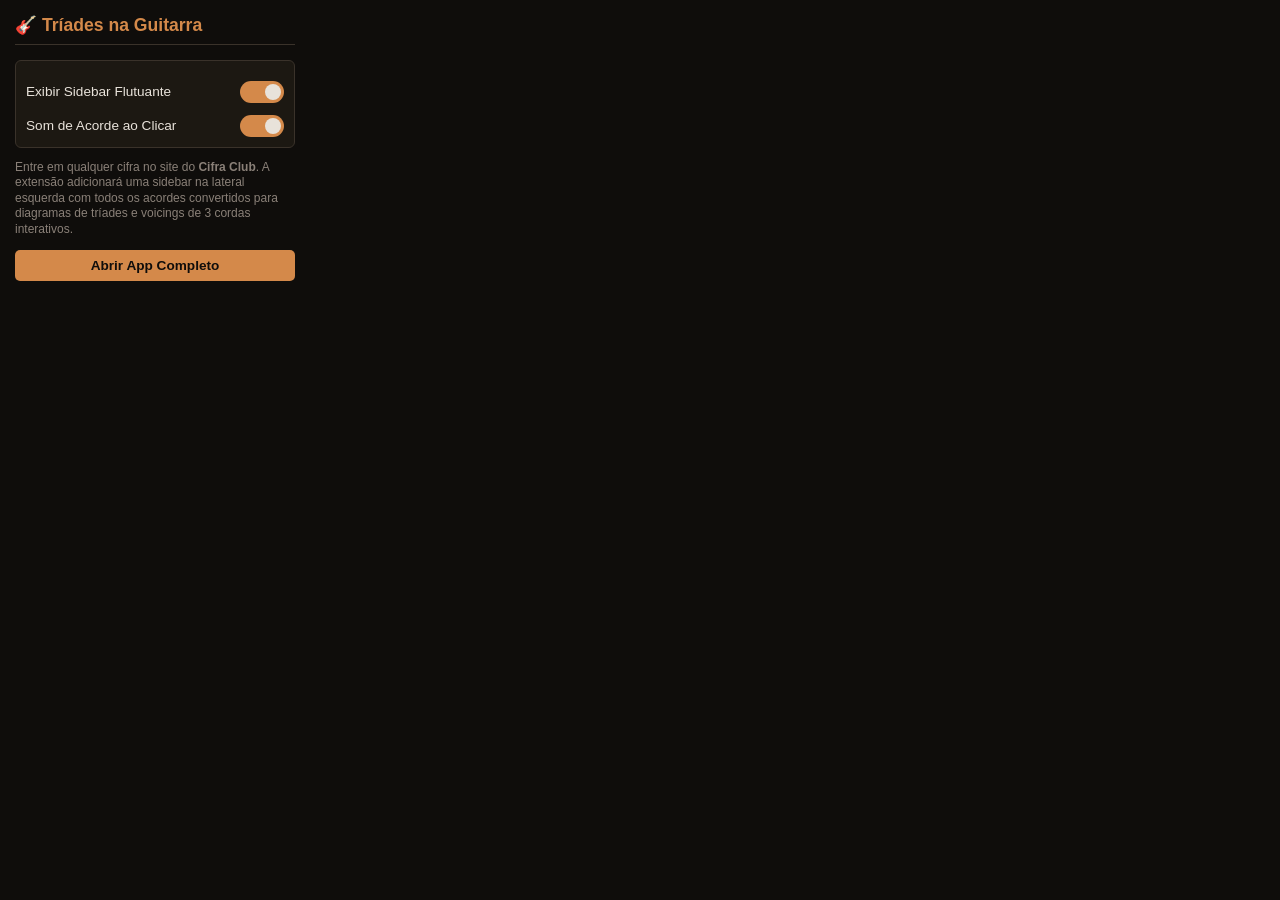
<file: chrome-extension/popup.html>
<!DOCTYPE html>
<html lang="pt-BR">
<head>
  <meta charset="UTF-8">
  <style>
    body {
      width: 280px;
      font-family: -apple-system, BlinkMacSystemFont, "Segoe UI", Roboto, Helvetica, Arial, sans-serif;
      background-color: #0f0d0b;
      color: #e8e2da;
      margin: 0;
      padding: 15px;
    }
    h2 {
      font-size: 1.1rem;
      margin-top: 0;
      border-bottom: 1px solid #3a322a;
      padding-bottom: 8px;
      color: #d4894a;
      display: flex;
      align-items: center;
      gap: 8px;
    }
    .status-box {
      background: #1c1812;
      border: 1px solid #3a322a;
      border-radius: 6px;
      padding: 10px;
      margin-bottom: 12px;
      font-size: 0.85rem;
    }
    .toggle-container {
      display: flex;
      justify-content: space-between;
      align-items: center;
      margin-top: 10px;
    }
    .switch {
      position: relative;
      display: inline-block;
      width: 44px;
      height: 22px;
    }
    .switch input {
      opacity: 0;
      width: 0;
      height: 0;
    }
    .slider {
      position: absolute;
      cursor: pointer;
      top: 0; left: 0; right: 0; bottom: 0;
      background-color: #3a322a;
      transition: .3s;
      border-radius: 22px;
    }
    .slider:before {
      position: absolute;
      content: "";
      height: 16px; width: 16px;
      left: 3px; bottom: 3px;
      background-color: #e8e2da;
      transition: .3s;
      border-radius: 50%;
    }
    input:checked + .slider {
      background-color: #d4894a;
    }
    input:checked + .slider:before {
      transform: translateX(22px);
    }
    .hint {
      font-size: 0.75rem;
      color: #8a8078;
      line-height: 1.3;
      margin-top: 10px;
    }
    .btn-action {
      display: block;
      width: 100%;
      text-align: center;
      background-color: #d4894a;
      color: #0f0d0b;
      border: none;
      border-radius: 5px;
      padding: 8px;
      font-weight: bold;
      cursor: pointer;
      margin-top: 12px;
      font-size: 0.85rem;
      transition: background 0.2s;
    }
    .btn-action:hover {
      background-color: #e89a5a;
    }
  </style>
</head>
<body>
  <h2>🎸 Tríades na Guitarra</h2>
  <div class="status-box">
    <div class="toggle-container">
      <span>Exibir Sidebar Flutuante</span>
      <label class="switch">
        <input type="checkbox" id="toggle-sidebar" checked>
        <span class="slider"></span>
      </label>
    </div>
    <div class="toggle-container" style="margin-top: 12px;">
      <span>Som de Acorde ao Clicar</span>
      <label class="switch">
        <input type="checkbox" id="toggle-sound" checked>
        <span class="slider"></span>
      </label>
    </div>
  </div>
  <p class="hint">Entre em qualquer cifra no site do <b>Cifra Club</b>. A extensão adicionará uma sidebar na lateral esquerda com todos os acordes convertidos para diagramas de tríades e voicings de 3 cordas interativos.</p>
  <button class="btn-action" id="open-app">Abrir App Completo</button>
  <script src="popup.js"></script>
</body>
</html>
</file>
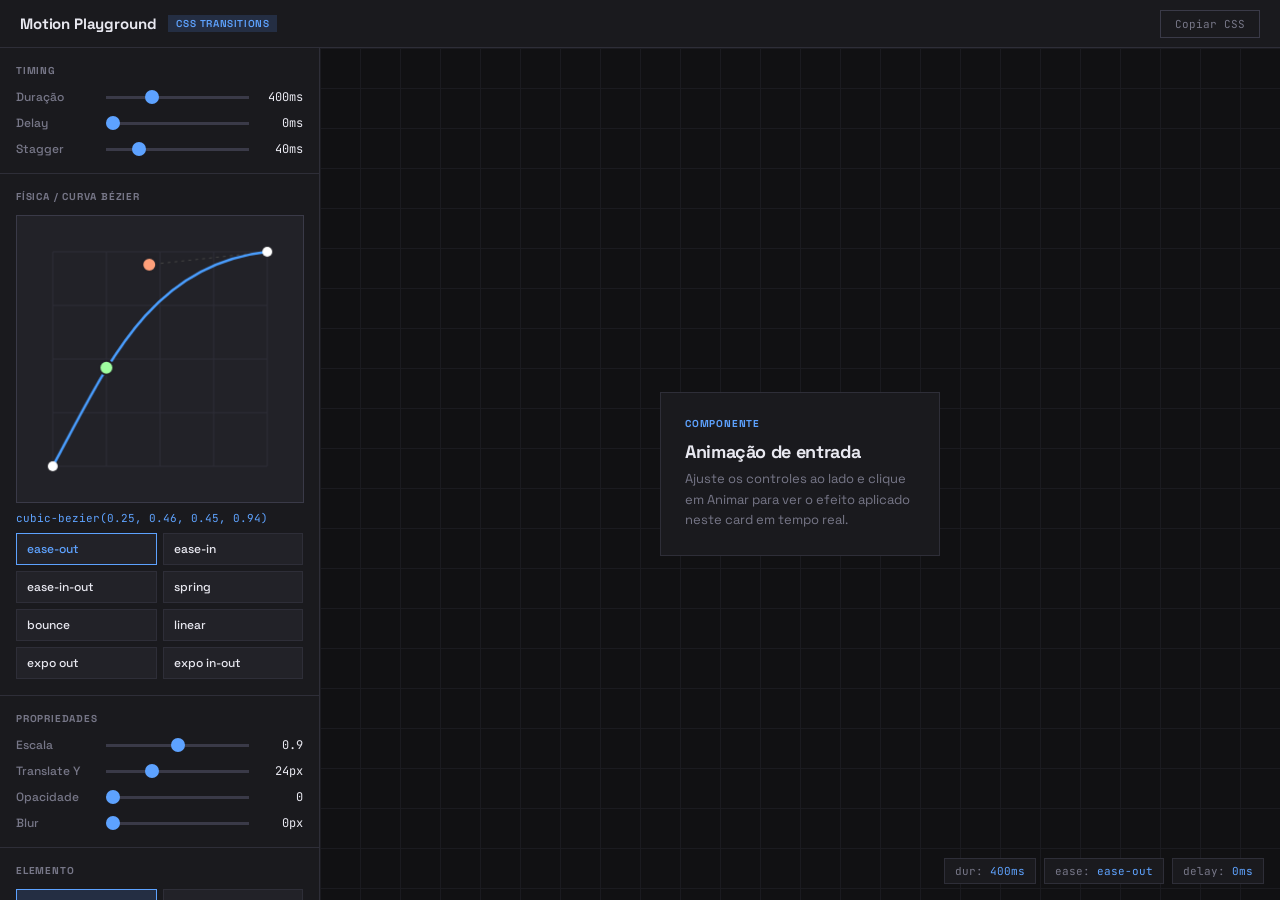
<file: mockups/motion-playground/motion-playground.html>
<!DOCTYPE html>
<html lang="pt-BR">
<head>
<meta charset="UTF-8" />
<title>Motion Playground</title>
<link rel="preconnect" href="https://fonts.googleapis.com" />
<link rel="preconnect" href="https://fonts.gstatic.com" crossorigin />
<link href="https://fonts.googleapis.com/css2?family=Space+Grotesk:wght@400;500;600;700&family=JetBrains+Mono:wght@400;500&display=swap" rel="stylesheet" />
<style>
*, *::before, *::after { box-sizing: border-box; margin: 0; padding: 0; }

:root {
  --bg: #111113;
  --surface: #1a1a1e;
  --surface2: #222228;
  --border: #2e2e38;
  --border2: #3a3a48;
  --text: #e8e8f0;
  --muted: #777788;
  --accent: oklch(72% 0.18 260);
  --accent-dim: oklch(72% 0.18 260 / 0.15);
  --accent2: oklch(72% 0.18 160);
  --danger: oklch(68% 0.2 25);
  --warn: oklch(80% 0.18 85);
  --panel-w: 320px;
}

html, body {
  height: 100%;
  font-family: 'Space Grotesk', sans-serif;
  background: var(--bg);
  color: var(--text);
  font-size: 14px;
}

/* ── Layout ── */
.app {
  display: grid;
  grid-template-columns: var(--panel-w) 1fr;
  grid-template-rows: 48px 1fr;
  height: 100vh;
  overflow: hidden;
}

.topbar {
  grid-column: 1 / -1;
  display: flex;
  align-items: center;
  padding: 0 20px;
  border-bottom: 1px solid var(--border);
  background: var(--surface);
  gap: 12px;
}

.topbar-title {
  font-weight: 700;
  font-size: 15px;
  letter-spacing: -0.01em;
}

.topbar-badge {
  font-size: 10px;
  font-weight: 600;
  background: var(--accent-dim);
  color: var(--accent);
  padding: 2px 8px;
  letter-spacing: 0.06em;
  text-transform: uppercase;
}

.topbar-right {
  margin-left: auto;
  display: flex;
  align-items: center;
  gap: 8px;
}

/* ── Control Panel ── */
.panel {
  border-right: 1px solid var(--border);
  overflow-y: auto;
  background: var(--surface);
  display: flex;
  flex-direction: column;
  gap: 0;
}

.panel::-webkit-scrollbar { width: 4px; }
.panel::-webkit-scrollbar-thumb { background: var(--border2); }

.section {
  border-bottom: 1px solid var(--border);
  padding: 16px;
}

.section-label {
  font-size: 10px;
  font-weight: 700;
  letter-spacing: 0.08em;
  text-transform: uppercase;
  color: var(--muted);
  margin-bottom: 12px;
}

/* Sliders */
.control-row {
  display: flex;
  align-items: center;
  gap: 10px;
  margin-bottom: 10px;
}

.control-row:last-child { margin-bottom: 0; }

.control-label {
  width: 80px;
  flex-shrink: 0;
  color: var(--muted);
  font-size: 12px;
  font-weight: 500;
}

.control-slider {
  flex: 1;
  -webkit-appearance: none;
  appearance: none;
  height: 3px;
  background: var(--border2);
  outline: none;
  cursor: pointer;
}

.control-slider::-webkit-slider-thumb {
  -webkit-appearance: none;
  width: 14px;
  height: 14px;
  border-radius: 50%;
  background: var(--accent);
  cursor: pointer;
  transition: transform 0.1s;
}

.control-slider::-webkit-slider-thumb:hover { transform: scale(1.3); }

.control-value {
  width: 44px;
  text-align: right;
  font-family: 'JetBrains Mono', monospace;
  font-size: 12px;
  color: var(--text);
}

/* Bezier canvas */
#bezier-canvas {
  display: block;
  background: var(--surface2);
  border: 1px solid var(--border2);
  cursor: crosshair;
  width: 100%;
  aspect-ratio: 1;
  margin-bottom: 8px;
}

.bezier-code {
  font-family: 'JetBrains Mono', monospace;
  font-size: 11px;
  color: var(--accent);
  word-break: break-all;
  margin-bottom: 8px;
}

/* Presets */
.preset-grid {
  display: grid;
  grid-template-columns: 1fr 1fr;
  gap: 6px;
}

.preset-btn {
  background: var(--surface2);
  border: 1px solid var(--border);
  color: var(--text);
  font-family: 'Space Grotesk', sans-serif;
  font-size: 12px;
  font-weight: 500;
  padding: 7px 10px;
  cursor: pointer;
  text-align: left;
  transition: border-color 0.15s, background 0.15s;
}

.preset-btn:hover { border-color: var(--accent); background: var(--accent-dim); }
.preset-btn.active { border-color: var(--accent); color: var(--accent); }

/* Element toggles */
.element-grid {
  display: grid;
  grid-template-columns: repeat(2, 1fr);
  gap: 6px;
}

.el-btn {
  background: var(--surface2);
  border: 1px solid var(--border);
  color: var(--muted);
  font-family: 'Space Grotesk', sans-serif;
  font-size: 12px;
  font-weight: 600;
  padding: 8px;
  cursor: pointer;
  text-align: center;
  transition: border-color 0.15s, color 0.15s, background 0.15s;
}

.el-btn:hover { border-color: var(--border2); color: var(--text); }
.el-btn.active { border-color: var(--accent); color: var(--accent); background: var(--accent-dim); }

/* Play button */
.play-btn {
  width: 100%;
  padding: 12px;
  background: var(--accent);
  border: none;
  color: #fff;
  font-family: 'Space Grotesk', sans-serif;
  font-size: 14px;
  font-weight: 700;
  cursor: pointer;
  letter-spacing: 0.02em;
  transition: opacity 0.15s;
}

.play-btn:hover { opacity: 0.85; }

/* Copy CSS btn */
.copy-btn {
  width: 100%;
  padding: 10px;
  background: transparent;
  border: 1px solid var(--border2);
  color: var(--muted);
  font-family: 'JetBrains Mono', monospace;
  font-size: 11px;
  cursor: pointer;
  transition: border-color 0.15s, color 0.15s;
}

.copy-btn:hover { border-color: var(--accent); color: var(--accent); }

/* ── Stage ── */
.stage {
  position: relative;
  overflow: hidden;
  background: var(--bg);
  display: grid;
  place-items: center;
}

.stage-grid-bg {
  position: absolute;
  inset: 0;
  background-image:
    linear-gradient(var(--border) 1px, transparent 1px),
    linear-gradient(90deg, var(--border) 1px, transparent 1px);
  background-size: 40px 40px;
  opacity: 0.35;
}

.stage-inner {
  position: relative;
  z-index: 1;
  display: flex;
  flex-direction: column;
  align-items: center;
  justify-content: center;
  gap: 32px;
  padding: 48px;
  width: 100%;
  max-width: 860px;
}

/* ── Demo Elements ── */

/* Card */
.demo-card {
  width: 280px;
  background: var(--surface);
  border: 1px solid var(--border);
  padding: 24px;
  cursor: pointer;
  display: none;
}

.demo-card.visible { display: block; }

.demo-card-tag {
  font-size: 10px;
  font-weight: 700;
  letter-spacing: 0.08em;
  text-transform: uppercase;
  color: var(--accent);
  margin-bottom: 10px;
}

.demo-card-title {
  font-size: 18px;
  font-weight: 700;
  margin-bottom: 6px;
  letter-spacing: -0.02em;
}

.demo-card-body {
  font-size: 13px;
  color: var(--muted);
  line-height: 1.6;
}

/* Button */
.demo-btn-wrap {
  display: none;
  gap: 12px;
  flex-direction: column;
  align-items: center;
}

.demo-btn-wrap.visible { display: flex; }

.demo-btn {
  padding: 12px 32px;
  background: var(--accent);
  border: none;
  color: #fff;
  font-family: 'Space Grotesk', sans-serif;
  font-size: 14px;
  font-weight: 700;
  cursor: pointer;
}

.demo-btn-ghost {
  padding: 11px 32px;
  background: transparent;
  border: 1px solid var(--border2);
  color: var(--text);
  font-family: 'Space Grotesk', sans-serif;
  font-size: 14px;
  font-weight: 500;
  cursor: pointer;
}

/* Modal */
.demo-modal-wrap {
  display: none;
  position: absolute;
  inset: 0;
  align-items: center;
  justify-content: center;
  background: rgba(0,0,0,0.6);
  z-index: 20;
}

.demo-modal-wrap.visible { display: flex; }

.demo-modal {
  width: 380px;
  background: var(--surface);
  border: 1px solid var(--border2);
  padding: 32px;
}

.demo-modal-title {
  font-size: 20px;
  font-weight: 700;
  margin-bottom: 10px;
  letter-spacing: -0.02em;
}

.demo-modal-body {
  font-size: 13px;
  color: var(--muted);
  line-height: 1.6;
  margin-bottom: 24px;
}

.demo-modal-actions {
  display: flex;
  gap: 10px;
  justify-content: flex-end;
}

.demo-modal-close {
  padding: 9px 20px;
  background: transparent;
  border: 1px solid var(--border2);
  color: var(--muted);
  font-family: 'Space Grotesk', sans-serif;
  font-size: 13px;
  cursor: pointer;
}

.demo-modal-confirm {
  padding: 9px 20px;
  background: var(--accent);
  border: none;
  color: #fff;
  font-family: 'Space Grotesk', sans-serif;
  font-size: 13px;
  font-weight: 700;
  cursor: pointer;
}

/* List */
.demo-list {
  display: none;
  width: 300px;
  flex-direction: column;
  gap: 6px;
}

.demo-list.visible { display: flex; }

.demo-list-item {
  background: var(--surface);
  border: 1px solid var(--border);
  padding: 14px 16px;
  display: flex;
  align-items: center;
  gap: 12px;
  cursor: pointer;
}

.demo-list-dot {
  width: 8px;
  height: 8px;
  border-radius: 50%;
  background: var(--accent);
  flex-shrink: 0;
}

.demo-list-dot.green { background: var(--accent2); }
.demo-list-dot.orange { background: var(--warn); }
.demo-list-dot.red { background: var(--danger); }

.demo-list-text {
  font-size: 13px;
  font-weight: 500;
}

.demo-list-sub {
  font-size: 11px;
  color: var(--muted);
  margin-left: auto;
  font-family: 'JetBrains Mono', monospace;
}

/* Tooltip */
.demo-tooltip-wrap {
  position: relative;
  display: none;
  align-items: center;
  justify-content: center;
  gap: 24px;
}

.demo-tooltip-wrap.visible { display: flex; }

.tooltip-anchor {
  position: relative;
  display: inline-block;
}

.tooltip-trigger {
  padding: 10px 20px;
  background: var(--surface2);
  border: 1px solid var(--border2);
  color: var(--text);
  font-family: 'Space Grotesk', sans-serif;
  font-size: 13px;
  cursor: default;
}

.tooltip-box {
  position: absolute;
  bottom: calc(100% + 10px);
  left: 50%;
  transform: translateX(-50%);
  background: var(--text);
  color: var(--bg);
  font-size: 12px;
  font-weight: 500;
  padding: 6px 12px;
  white-space: nowrap;
  pointer-events: none;
  opacity: 0;
}

.tooltip-box::after {
  content: '';
  position: absolute;
  top: 100%;
  left: 50%;
  transform: translateX(-50%);
  border: 5px solid transparent;
  border-top-color: var(--text);
}

/* ── Indicators ── */
.indicator-bar {
  position: absolute;
  bottom: 16px;
  right: 16px;
  display: flex;
  align-items: center;
  gap: 8px;
  z-index: 30;
}

.indicator-chip {
  background: var(--surface);
  border: 1px solid var(--border);
  padding: 5px 10px;
  font-family: 'JetBrains Mono', monospace;
  font-size: 11px;
  color: var(--muted);
}

.indicator-chip span { color: var(--accent); }

/* Toast */
.toast {
  position: fixed;
  bottom: 24px;
  left: 50%;
  transform: translateX(-50%) translateY(80px);
  background: var(--text);
  color: var(--bg);
  padding: 10px 20px;
  font-weight: 600;
  font-size: 13px;
  z-index: 999;
  transition: transform 0.3s cubic-bezier(0.34, 1.56, 0.64, 1);
  pointer-events: none;
}

.toast.show { transform: translateX(-50%) translateY(0); }
</style>
</head>
<body>

<div class="app">

  <!-- Topbar -->
  <header class="topbar">
    <span class="topbar-title">Motion Playground</span>
    <span class="topbar-badge">CSS Transitions</span>
    <div class="topbar-right">
      <button class="copy-btn" id="global-copy" style="width:auto;padding:6px 14px;">Copiar CSS</button>
    </div>
  </header>

  <!-- Control Panel -->
  <aside class="panel">

    <!-- Timing -->
    <div class="section">
      <div class="section-label">Timing</div>
      <div class="control-row">
        <span class="control-label">Duração</span>
        <input type="range" class="control-slider" id="sl-duration" min="50" max="1200" value="400" step="10" />
        <span class="control-value" id="val-duration">400ms</span>
      </div>
      <div class="control-row">
        <span class="control-label">Delay</span>
        <input type="range" class="control-slider" id="sl-delay" min="0" max="800" value="0" step="10" />
        <span class="control-value" id="val-delay">0ms</span>
      </div>
      <div class="control-row">
        <span class="control-label">Stagger</span>
        <input type="range" class="control-slider" id="sl-stagger" min="0" max="200" value="40" step="5" />
        <span class="control-value" id="val-stagger">40ms</span>
      </div>
    </div>

    <!-- Physics -->
    <div class="section">
      <div class="section-label">Física / Curva Bézier</div>
      <canvas id="bezier-canvas" width="288" height="288"></canvas>
      <div class="bezier-code" id="bezier-code">cubic-bezier(0.25, 0.46, 0.45, 0.94)</div>
      <div class="preset-grid">
        <button class="preset-btn active" data-bezier="0.25,0.46,0.45,0.94">ease-out</button>
        <button class="preset-btn" data-bezier="0.42,0,1,1">ease-in</button>
        <button class="preset-btn" data-bezier="0.42,0,0.58,1">ease-in-out</button>
        <button class="preset-btn" data-bezier="0.34,1.56,0.64,1">spring</button>
        <button class="preset-btn" data-bezier="0.68,-0.55,0.27,1.55">bounce</button>
        <button class="preset-btn" data-bezier="0,0,1,1">linear</button>
        <button class="preset-btn" data-bezier="0.16,1,0.3,1">expo out</button>
        <button class="preset-btn" data-bezier="0.87,0,0.13,1">expo in-out</button>
      </div>
    </div>

    <!-- Transform -->
    <div class="section">
      <div class="section-label">Propriedades</div>
      <div class="control-row">
        <span class="control-label">Escala</span>
        <input type="range" class="control-slider" id="sl-scale" min="0" max="100" value="50" step="1" />
        <span class="control-value" id="val-scale">0.9</span>
      </div>
      <div class="control-row">
        <span class="control-label">Translate Y</span>
        <input type="range" class="control-slider" id="sl-translateY" min="0" max="80" value="24" step="1" />
        <span class="control-value" id="val-translateY">24px</span>
      </div>
      <div class="control-row">
        <span class="control-label">Opacidade</span>
        <input type="range" class="control-slider" id="sl-opacity" min="0" max="100" value="0" step="1" />
        <span class="control-value" id="val-opacity">0</span>
      </div>
      <div class="control-row">
        <span class="control-label">Blur</span>
        <input type="range" class="control-slider" id="sl-blur" min="0" max="20" value="0" step="1" />
        <span class="control-value" id="val-blur">0px</span>
      </div>
    </div>

    <!-- Elements -->
    <div class="section">
      <div class="section-label">Elemento</div>
      <div class="element-grid">
        <button class="el-btn active" data-el="card">Card</button>
        <button class="el-btn" data-el="button">Botão</button>
        <button class="el-btn" data-el="list">Lista</button>
        <button class="el-btn" data-el="modal">Modal</button>
        <button class="el-btn" data-el="tooltip">Tooltip</button>
      </div>
    </div>

    <!-- Actions -->
    <div class="section">
      <button class="play-btn" id="play-btn">&#9654; Animar</button>
    </div>

    <!-- Export -->
    <div class="section">
      <div class="section-label">Exportar</div>
      <button class="copy-btn" id="copy-css">Copiar CSS transition</button>
      <div style="margin-top:6px;">
        <button class="copy-btn" id="copy-tailwind">Copiar Tailwind config</button>
      </div>
    </div>

  </aside>

  <!-- Stage -->
  <main class="stage" id="stage">
    <div class="stage-grid-bg"></div>

    <div class="stage-inner" id="stage-inner">

      <!-- Card -->
      <div class="demo-card visible" id="demo-card">
        <div class="demo-card-tag">Componente</div>
        <div class="demo-card-title">Animação de entrada</div>
        <div class="demo-card-body">Ajuste os controles ao lado e clique em Animar para ver o efeito aplicado neste card em tempo real.</div>
      </div>

      <!-- Buttons -->
      <div class="demo-btn-wrap" id="demo-button">
        <button class="demo-btn" id="demo-cta">Confirmar ação</button>
        <button class="demo-btn-ghost" id="demo-ghost">Cancelar</button>
      </div>

      <!-- List -->
      <div class="demo-list" id="demo-list">
        <div class="demo-list-item"><div class="demo-list-dot green"></div><span class="demo-list-text">Sistema operacional</span><span class="demo-list-sub">online</span></div>
        <div class="demo-list-item"><div class="demo-list-dot orange"></div><span class="demo-list-text">Servidor de mídia</span><span class="demo-list-sub">lento</span></div>
        <div class="demo-list-item"><div class="demo-list-dot red"></div><span class="demo-list-text">API de pagamento</span><span class="demo-list-sub">offline</span></div>
        <div class="demo-list-item"><div class="demo-list-dot"></div><span class="demo-list-text">Workers de fundo</span><span class="demo-list-sub">ok</span></div>
      </div>

      <!-- Tooltip -->
      <div class="demo-tooltip-wrap" id="demo-tooltip">
        <div class="tooltip-anchor" id="tip-anchor-1">
          <div class="tooltip-trigger">Hover aqui</div>
          <div class="tooltip-box" id="tip-box-1">Ação primária</div>
        </div>
        <div class="tooltip-anchor" id="tip-anchor-2">
          <div class="tooltip-trigger">Ou aqui</div>
          <div class="tooltip-box" id="tip-box-2">Ação secundária</div>
        </div>
      </div>

    </div>

    <!-- Modal (overlay on stage) -->
    <div class="demo-modal-wrap" id="demo-modal">
      <div class="demo-modal" id="demo-modal-box">
        <div class="demo-modal-title">Confirmar operação</div>
        <div class="demo-modal-body">Esta ação não pode ser desfeita. Todos os dados associados serão removidos permanentemente.</div>
        <div class="demo-modal-actions">
          <button class="demo-modal-close" id="modal-close">Cancelar</button>
          <button class="demo-modal-confirm">Confirmar</button>
        </div>
      </div>
    </div>

    <!-- Indicator chips -->
    <div class="indicator-bar">
      <div class="indicator-chip">dur: <span id="chip-dur">400ms</span></div>
      <div class="indicator-chip">ease: <span id="chip-ease">ease-out</span></div>
      <div class="indicator-chip">delay: <span id="chip-delay">0ms</span></div>
    </div>
  </main>

</div>

<!-- Toast -->
<div class="toast" id="toast">Copiado para área de transferência</div>

<script>
/* ── State ── */
const state = {
  duration: 400,
  delay: 0,
  stagger: 40,
  bezier: [0.25, 0.46, 0.45, 0.94],
  scale: 0.9,
  translateY: 24,
  opacity: 0,
  blur: 0,
  element: 'card',
};

/* ── Bezier canvas ── */
const canvas = document.getElementById('bezier-canvas');
const ctx = canvas.getContext('2d');
let dragging = null;
const cW = 288, cH = 288;
const PAD = 36;
const plotW = cW - PAD * 2;
const plotH = cH - PAD * 2;

function toCanvas(x, y) {
  return [PAD + x * plotW, PAD + (1 - y) * plotH];
}

function fromCanvas(cx, cy) {
  return [(cx - PAD) / plotW, 1 - (cy - PAD) / plotH];
}

function drawBezier() {
  const [x1, y1, x2, y2] = state.bezier;
  const dpr = window.devicePixelRatio || 1;
  canvas.width = cW * dpr;
  canvas.height = cH * dpr;
  canvas.style.width = cW + 'px';
  canvas.style.height = cH + 'px';
  ctx.scale(dpr, dpr);
  ctx.clearRect(0, 0, cW, cH);

  const bg = '#222228';
  const gridCol = '#2e2e38';
  const curveCol = '#4a9eff';
  const handle1Col = '#a0ffa0';
  const handle2Col = '#ffa07a';

  ctx.fillStyle = bg;
  ctx.fillRect(0, 0, cW, cH);

  ctx.strokeStyle = gridCol;
  ctx.lineWidth = 1;
  for (let i = 0; i <= 4; i++) {
    const x = PAD + i * plotW / 4;
    const y = PAD + i * plotH / 4;
    ctx.beginPath(); ctx.moveTo(x, PAD); ctx.lineTo(x, PAD + plotH); ctx.stroke();
    ctx.beginPath(); ctx.moveTo(PAD, y); ctx.lineTo(PAD + plotW, y); ctx.stroke();
  }

  const [p0x, p0y] = toCanvas(0, 0);
  const [p1x, p1y] = toCanvas(x1, y1);
  const [p2x, p2y] = toCanvas(x2, y2);
  const [p3x, p3y] = toCanvas(1, 1);

  ctx.setLineDash([3, 4]);
  ctx.strokeStyle = '#444';
  ctx.lineWidth = 1;
  ctx.beginPath(); ctx.moveTo(p0x, p0y); ctx.lineTo(p1x, p1y); ctx.stroke();
  ctx.beginPath(); ctx.moveTo(p3x, p3y); ctx.lineTo(p2x, p2y); ctx.stroke();
  ctx.setLineDash([]);

  ctx.strokeStyle = curveCol;
  ctx.lineWidth = 2.5;
  ctx.beginPath();
  ctx.moveTo(p0x, p0y);
  ctx.bezierCurveTo(p1x, p1y, p2x, p2y, p3x, p3y);
  ctx.stroke();

  [[p1x, p1y, handle1Col], [p2x, p2y, handle2Col]].forEach(([px, py, col]) => {
    ctx.beginPath();
    ctx.arc(px, py, 7, 0, Math.PI * 2);
    ctx.fillStyle = col;
    ctx.fill();
    ctx.strokeStyle = bg;
    ctx.lineWidth = 2;
    ctx.stroke();
  });

  [[p0x, p0y], [p3x, p3y]].forEach(([px, py]) => {
    ctx.beginPath();
    ctx.arc(px, py, 5, 0, Math.PI * 2);
    ctx.fillStyle = '#fff';
    ctx.fill();
  });
}

function getBezierHandleAt(cx, cy) {
  const [x1, y1, x2, y2] = state.bezier;
  const handles = [
    { idx: [0, 1], ...(() => { const [x, y] = toCanvas(x1, y1); return { x, y }; })() },
    { idx: [2, 3], ...(() => { const [x, y] = toCanvas(x2, y2); return { x, y }; })() },
  ];
  for (const h of handles) {
    if (Math.hypot(cx - h.x, cy - h.y) < 12) return h;
  }
  return null;
}

canvas.addEventListener('mousedown', e => {
  const rect = canvas.getBoundingClientRect();
  const cx = (e.clientX - rect.left) * (canvas.width / rect.width / (window.devicePixelRatio || 1));
  const cy = (e.clientY - rect.top) * (canvas.height / rect.height / (window.devicePixelRatio || 1));
  dragging = getBezierHandleAt(cx, cy);
});

window.addEventListener('mousemove', e => {
  if (!dragging) return;
  const rect = canvas.getBoundingClientRect();
  const cx = (e.clientX - rect.left) * (canvas.width / rect.width / (window.devicePixelRatio || 1));
  const cy = (e.clientY - rect.top) * (canvas.height / rect.height / (window.devicePixelRatio || 1));
  let [nx, ny] = fromCanvas(cx, cy);
  nx = Math.max(0, Math.min(1, nx));
  ny = parseFloat(ny.toFixed(2));
  if (dragging.idx[0] === 0) {
    state.bezier[0] = parseFloat(nx.toFixed(2));
    state.bezier[1] = ny;
  } else {
    state.bezier[2] = parseFloat(nx.toFixed(2));
    state.bezier[3] = ny;
  }
  updateBezierUI();
  drawBezier();
});

window.addEventListener('mouseup', () => { dragging = null; });

function updateBezierUI() {
  const [x1, y1, x2, y2] = state.bezier;
  const code = `cubic-bezier(${x1}, ${y1}, ${x2}, ${y2})`;
  document.getElementById('bezier-code').textContent = code;
  document.getElementById('chip-ease').textContent = code.length > 36 ? 'custom' : code.replace('cubic-bezier', '').replace(/\s/g,'');
  document.querySelectorAll('.preset-btn').forEach(b => b.classList.remove('active'));
}

/* ── Sliders ── */
const sliders = [
  { id: 'sl-duration', val: 'val-duration', key: 'duration', fmt: v => v + 'ms', parse: v => parseInt(v) },
  { id: 'sl-delay',    val: 'val-delay',    key: 'delay',    fmt: v => v + 'ms', parse: v => parseInt(v) },
  { id: 'sl-stagger',  val: 'val-stagger',  key: 'stagger',  fmt: v => v + 'ms', parse: v => parseInt(v) },
  { id: 'sl-scale',    val: 'val-scale',    key: 'scale',    fmt: v => (0.5 + v * 0.01 * 0.8).toFixed(2), parse: v => parseFloat((0.5 + parseInt(v) * 0.01 * 0.8).toFixed(2)) },
  { id: 'sl-translateY', val: 'val-translateY', key: 'translateY', fmt: v => v + 'px', parse: v => parseInt(v) },
  { id: 'sl-opacity',  val: 'val-opacity',  key: 'opacity',  fmt: v => (v / 100).toFixed(2), parse: v => parseFloat((parseInt(v) / 100).toFixed(2)) },
  { id: 'sl-blur',     val: 'val-blur',     key: 'blur',     fmt: v => v + 'px', parse: v => parseInt(v) },
];

sliders.forEach(({ id, val, key, fmt, parse }) => {
  const el = document.getElementById(id);
  const disp = document.getElementById(val);
  el.addEventListener('input', () => {
    state[key] = parse(el.value);
    disp.textContent = fmt(el.value);
    updateChips();
  });
});

function updateChips() {
  document.getElementById('chip-dur').textContent = state.duration + 'ms';
  document.getElementById('chip-delay').textContent = state.delay + 'ms';
}

/* ── Presets ── */
document.querySelectorAll('.preset-btn').forEach(btn => {
  btn.addEventListener('click', () => {
    const vals = btn.dataset.bezier.split(',').map(Number);
    state.bezier = vals;
    updateBezierUI();
    btn.classList.add('active');
    document.getElementById('bezier-code').textContent = `cubic-bezier(${vals.join(', ')})`;
    document.getElementById('chip-ease').textContent = btn.textContent;
    drawBezier();
  });
});

/* ── Element selector ── */
const elements = ['card', 'button', 'list', 'modal', 'tooltip'];
const elementMap = {
  card: 'demo-card',
  button: 'demo-button',
  list: 'demo-list',
  modal: 'demo-modal',
  tooltip: 'demo-tooltip',
};

document.querySelectorAll('.el-btn').forEach(btn => {
  btn.addEventListener('click', () => {
    state.element = btn.dataset.el;
    document.querySelectorAll('.el-btn').forEach(b => b.classList.remove('active'));
    btn.classList.add('active');
    elements.forEach(el => {
      document.getElementById(elementMap[el]).classList.remove('visible');
    });
    document.getElementById(elementMap[state.element]).classList.add('visible');
    resetElements();
  });
});

/* ── Animation engine ── */
function getTransition(delay = 0) {
  const ease = `cubic-bezier(${state.bezier.join(', ')})`;
  return `${state.duration}ms ${ease} ${delay}ms`;
}

function applyFrom(el, extra = {}) {
  el.style.transition = 'none';
  el.style.opacity = state.opacity;
  el.style.transform = `translateY(${state.translateY}px) scale(${state.scale})`;
  el.style.filter = state.blur > 0 ? `blur(${state.blur}px)` : '';
  Object.assign(el.style, extra);
}

function applyTo(el, delay = 0) {
  el.style.transition = `opacity ${getTransition(delay)}, transform ${getTransition(delay)}, filter ${getTransition(delay)}`;
  requestAnimationFrame(() => {
    el.style.opacity = '1';
    el.style.transform = 'translateY(0) scale(1)';
    el.style.filter = 'none';
  });
}

function resetElements() {
  ['demo-card', 'demo-cta', 'demo-ghost', ...document.querySelectorAll('.demo-list-item')].forEach(el => {
    if (typeof el === 'string') el = document.getElementById(el);
    if (!el) return;
    el.style.transition = '';
    el.style.opacity = '';
    el.style.transform = '';
    el.style.filter = '';
  });
  const modal = document.getElementById('demo-modal-box');
  if (modal) { modal.style.transition = ''; modal.style.opacity = ''; modal.style.transform = ''; modal.style.filter = ''; }
  const tips = document.querySelectorAll('.tooltip-box');
  tips.forEach(t => { t.style.transition = ''; t.style.opacity = ''; });
}

document.getElementById('play-btn').addEventListener('click', () => {
  const el = state.element;

  if (el === 'card') {
    const card = document.getElementById('demo-card');
    applyFrom(card);
    requestAnimationFrame(() => requestAnimationFrame(() => applyTo(card)));
  }

  if (el === 'button') {
    const btns = [document.getElementById('demo-cta'), document.getElementById('demo-ghost')];
    btns.forEach(b => applyFrom(b));
    requestAnimationFrame(() => requestAnimationFrame(() => {
      applyTo(btns[0], 0);
      applyTo(btns[1], state.stagger);
    }));
  }

  if (el === 'list') {
    const items = document.querySelectorAll('.demo-list-item');
    items.forEach(item => applyFrom(item));
    requestAnimationFrame(() => requestAnimationFrame(() => {
      items.forEach((item, i) => applyTo(item, i * state.stagger));
    }));
  }

  if (el === 'modal') {
    const box = document.getElementById('demo-modal-box');
    applyFrom(box);
    requestAnimationFrame(() => requestAnimationFrame(() => applyTo(box)));
  }

  if (el === 'tooltip') {
    const tips = document.querySelectorAll('.tooltip-box');
    tips.forEach(t => {
      t.style.transition = 'none';
      t.style.opacity = '0';
    });
    requestAnimationFrame(() => requestAnimationFrame(() => {
      tips.forEach((t, i) => {
        t.style.transition = `opacity ${getTransition(i * state.stagger)}`;
        t.style.opacity = '1';
      });
    }));
  }
});

/* ── Modal close ── */
document.getElementById('modal-close').addEventListener('click', () => {
  document.getElementById('demo-modal').classList.remove('visible');
  document.querySelectorAll('.el-btn').forEach(b => {
    if (b.dataset.el === 'modal') b.classList.remove('active');
  });
  document.getElementById(elementMap['card']).classList.add('visible');
  state.element = 'card';
  document.querySelector('[data-el="card"]').classList.add('active');
});

/* ── Copy ── */
function cssOutput() {
  const ease = `cubic-bezier(${state.bezier.join(', ')})`;
  return [
    `/* Motion Playground export */`,
    `.element {`,
    `  transition: opacity ${state.duration}ms ${ease} ${state.delay}ms,`,
    `              transform ${state.duration}ms ${ease} ${state.delay}ms;`,
    `}`,
    `.element.hidden {`,
    `  opacity: ${state.opacity};`,
    `  transform: translateY(${state.translateY}px) scale(${state.scale});${state.blur > 0 ? `\n  filter: blur(${state.blur}px);` : ''}`,
    `}`,
  ].join('\n');
}

function tailwindOutput() {
  const ease = `cubic-bezier(${state.bezier.join(', ')})`;
  return [
    `// tailwind.config.js`,
    `module.exports = {`,
    `  theme: {`,
    `    extend: {`,
    `      transitionTimingFunction: {`,
    `        'motion': '${ease}',`,
    `      },`,
    `      transitionDuration: {`,
    `        '${state.duration}': '${state.duration}ms',`,
    `      },`,
    `    },`,
    `  },`,
    `}`,
    ``,
    `// Usage: class="transition-all duration-[${state.duration}ms] ease-[${ease}] delay-[${state.delay}ms]"`,
  ].join('\n');
}

function showToast(msg) {
  const t = document.getElementById('toast');
  t.textContent = msg;
  t.classList.add('show');
  setTimeout(() => t.classList.remove('show'), 2000);
}

async function copyText(text) {
  try {
    await navigator.clipboard.writeText(text);
    showToast('Copiado para área de transferência');
  } catch (e) {
    showToast('Erro ao copiar');
  }
}

document.getElementById('copy-css').addEventListener('click', () => copyText(cssOutput()));
document.getElementById('copy-tailwind').addEventListener('click', () => copyText(tailwindOutput()));
document.getElementById('global-copy').addEventListener('click', () => copyText(cssOutput()));

/* ── Init ── */
drawBezier();
updateChips();
</script>

</body>
</html>
</file>
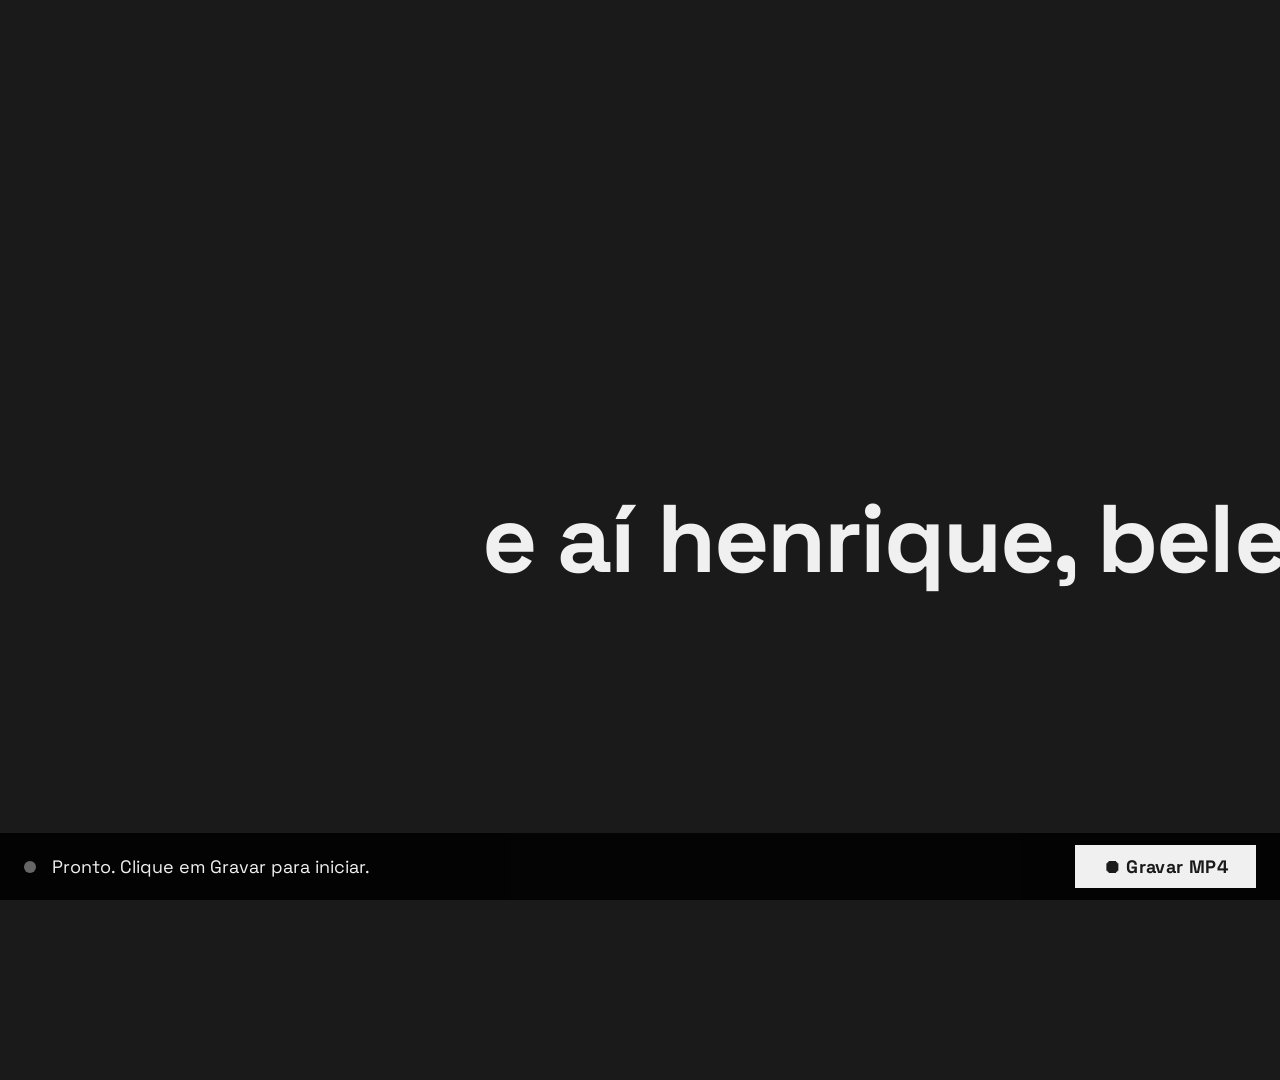
<file: mockups/stinger-video/stinger.html>
<!DOCTYPE html>
<html lang="pt-BR">
<head>
  <meta charset="UTF-8" />
  <meta name="viewport" content="width=1920, height=1080" />
  <title>Stinger Video</title>
  <link rel="preconnect" href="https://fonts.googleapis.com" />
  <link rel="preconnect" href="https://fonts.gstatic.com" crossorigin />
  <link href="https://fonts.googleapis.com/css2?family=Space+Grotesk:wght@700&display=swap" rel="stylesheet" />
  <style>
    *, *::before, *::after { box-sizing: border-box; margin: 0; padding: 0; }

    body {
      width: 1920px;
      height: 1080px;
      overflow: hidden;
      background: #1a1a1a;
      display: flex;
      align-items: center;
      justify-content: center;
      font-family: 'Space Grotesk', sans-serif;
    }

    #stage {
      position: relative;
      width: 1920px;
      height: 1080px;
      background: #1a1a1a;
      overflow: hidden;
    }

    .scene {
      position: absolute;
      inset: 0;
      display: flex;
      align-items: center;
      justify-content: center;
      opacity: 0;
    }

    .scene.active {
      opacity: 1;
    }

    .scene-text {
      font-size: 96px;
      font-weight: 700;
      color: #f0f0f0;
      text-align: center;
      letter-spacing: -0.02em;
      line-height: 1.1;
      max-width: 1400px;
      text-transform: lowercase;
    }

    #stinger {
      position: absolute;
      inset: 0;
      background: #ffffff;
      transform: translateX(-100%);
      pointer-events: none;
      z-index: 10;
    }

    #status-bar {
      position: fixed;
      bottom: 0;
      left: 0;
      right: 0;
      background: rgba(0,0,0,0.85);
      color: #f0f0f0;
      font-family: 'Space Grotesk', monospace;
      font-size: 18px;
      padding: 12px 24px;
      display: flex;
      align-items: center;
      gap: 16px;
      z-index: 100;
    }

    #rec-dot {
      width: 12px;
      height: 12px;
      border-radius: 50%;
      background: #666;
      flex-shrink: 0;
      transition: background 0.3s;
    }

    #rec-dot.recording {
      background: #e03030;
      animation: pulse 1s infinite;
    }

    @keyframes pulse {
      0%, 100% { opacity: 1; }
      50% { opacity: 0.3; }
    }

    #btn-record {
      margin-left: auto;
      background: #f0f0f0;
      color: #1a1a1a;
      border: none;
      padding: 10px 28px;
      font-family: 'Space Grotesk', sans-serif;
      font-size: 18px;
      font-weight: 700;
      cursor: pointer;
      letter-spacing: 0.02em;
    }

    #btn-record:hover { background: #ffffff; }
    #btn-record:disabled { opacity: 0.4; cursor: default; }
  </style>
</head>
<body>

<div id="stage">
  <div class="scene active" id="scene-0">
    <span class="scene-text">e aí henrique, beleza?</span>
  </div>
  <div class="scene" id="scene-1">
    <span class="scene-text">fiz isso aqui 100% com IA</span>
  </div>
  <div class="scene" id="scene-2">
    <span class="scene-text">foda-se o after effects</span>
  </div>
  <div id="stinger"></div>
</div>

<div id="status-bar">
  <div id="rec-dot"></div>
  <span id="status-text">Pronto. Clique em Gravar para iniciar.</span>
  <button id="btn-record">⏺ Gravar MP4</button>
</div>

<script>
  const scenes = [
    document.getElementById('scene-0'),
    document.getElementById('scene-1'),
    document.getElementById('scene-2'),
  ];
  const stinger = document.getElementById('stinger');
  const btnRecord = document.getElementById('btn-record');
  const recDot = document.getElementById('rec-dot');
  const statusText = document.getElementById('status-text');

  let currentScene = 0;

  function easeInOut(t) {
    return t < 0.5 ? 2 * t * t : -1 + (4 - 2 * t) * t;
  }

  function animateStinger(sweepIn, duration, onMid) {
    return new Promise(resolve => {
      const start = performance.now();
      function frame(now) {
        const t = Math.min((now - start) / duration, 1);
        const e = easeInOut(t);
        if (sweepIn) {
          stinger.style.transform = `translateX(${(1 - e) * -100}%)`;
        } else {
          stinger.style.transform = `translateX(${e * 100}%)`;
        }
        if (t < 1) {
          requestAnimationFrame(frame);
        } else {
          if (onMid) onMid();
          resolve();
        }
      }
      requestAnimationFrame(frame);
    });
  }

  async function stingerTransition(nextIndex) {
    await animateStinger(true, 350, null);
    scenes[currentScene].classList.remove('active');
    if (nextIndex < scenes.length) {
      scenes[nextIndex].classList.add('active');
    }
    currentScene = nextIndex;
    await new Promise(r => setTimeout(r, 60));
    await animateStinger(false, 350, null);
  }

  async function runSequence() {
    const holdTimes = [2200, 2200, 2200];

    for (let i = 0; i < scenes.length; i++) {
      if (i === 0) {
        scenes[0].classList.add('active');
        await new Promise(r => setTimeout(r, holdTimes[0]));
      } else {
        await stingerTransition(i);
        await new Promise(r => setTimeout(r, holdTimes[i]));
      }
    }

    await animateStinger(true, 350, null);
  }

  btnRecord.addEventListener('click', async () => {
    btnRecord.disabled = true;
    recDot.classList.add('recording');
    statusText.textContent = 'Gravando...';

    scenes.forEach((s, i) => {
      s.classList.remove('active');
    });
    currentScene = 0;
    stinger.style.transform = 'translateX(-100%)';
    scenes[0].classList.add('active');

    await new Promise(r => setTimeout(r, 200));

    const stage = document.getElementById('stage');
    let stream;
    try {
      stream = stage.captureStream(60);
    } catch(e) {
      statusText.textContent = 'Erro: navegador não suporta captureStream. Use Chrome.';
      btnRecord.disabled = false;
      recDot.classList.remove('recording');
      return;
    }

    const mimeType = MediaRecorder.isTypeSupported('video/webm;codecs=vp9')
      ? 'video/webm;codecs=vp9'
      : 'video/webm';

    const recorder = new MediaRecorder(stream, { mimeType, videoBitsPerSecond: 12_000_000 });
    const chunks = [];
    recorder.ondataavailable = e => { if (e.data.size > 0) chunks.push(e.data); };

    recorder.onstop = () => {
      const blob = new Blob(chunks, { type: 'video/webm' });
      const url = URL.createObjectURL(blob);
      const a = document.createElement('a');
      a.href = url;
      a.download = 'stinger-henrique.webm';
      document.body.appendChild(a);
      a.click();
      document.body.removeChild(a);
      URL.revokeObjectURL(url);
      statusText.textContent = 'Download concluído! Arquivo: stinger-henrique.webm';
      recDot.classList.remove('recording');
      btnRecord.disabled = false;
    };

    recorder.start();
    await runSequence();
    await new Promise(r => setTimeout(r, 300));
    recorder.stop();
  });
</script>

</body>
</html>
</file>
